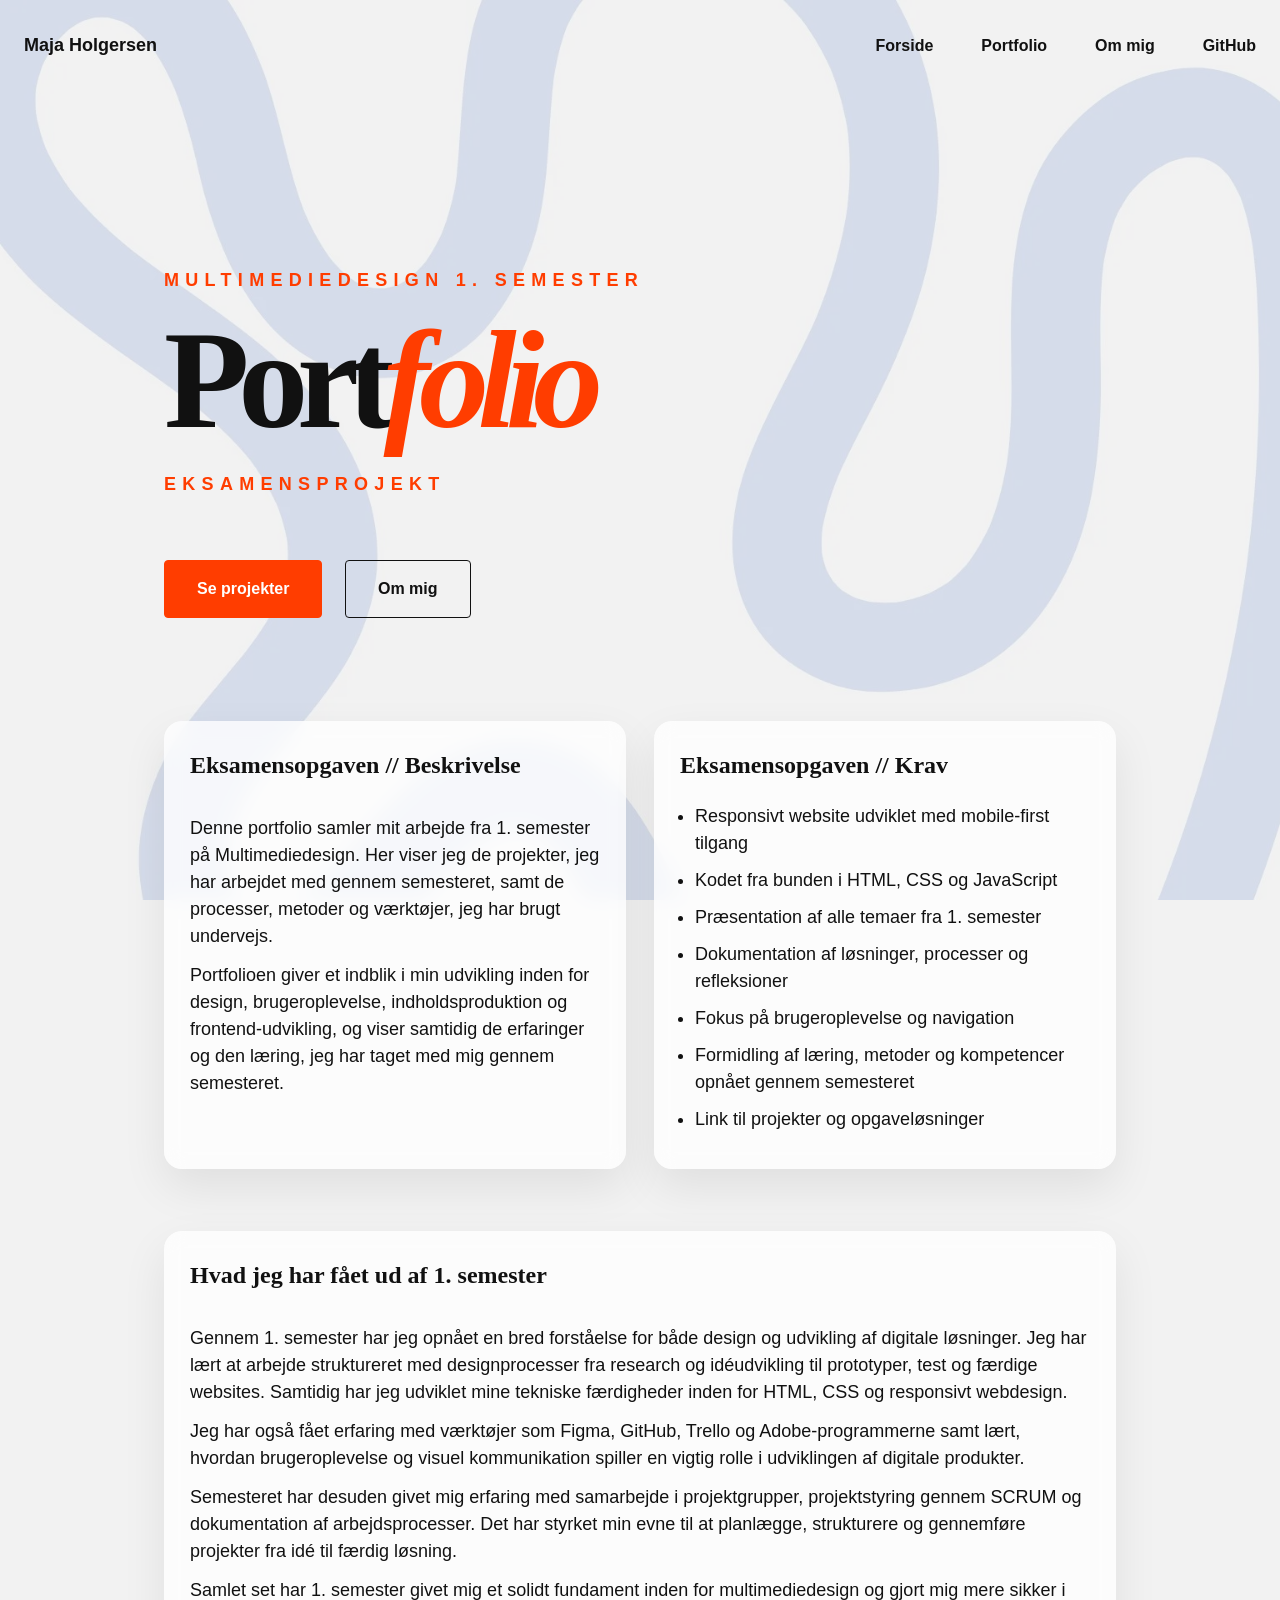
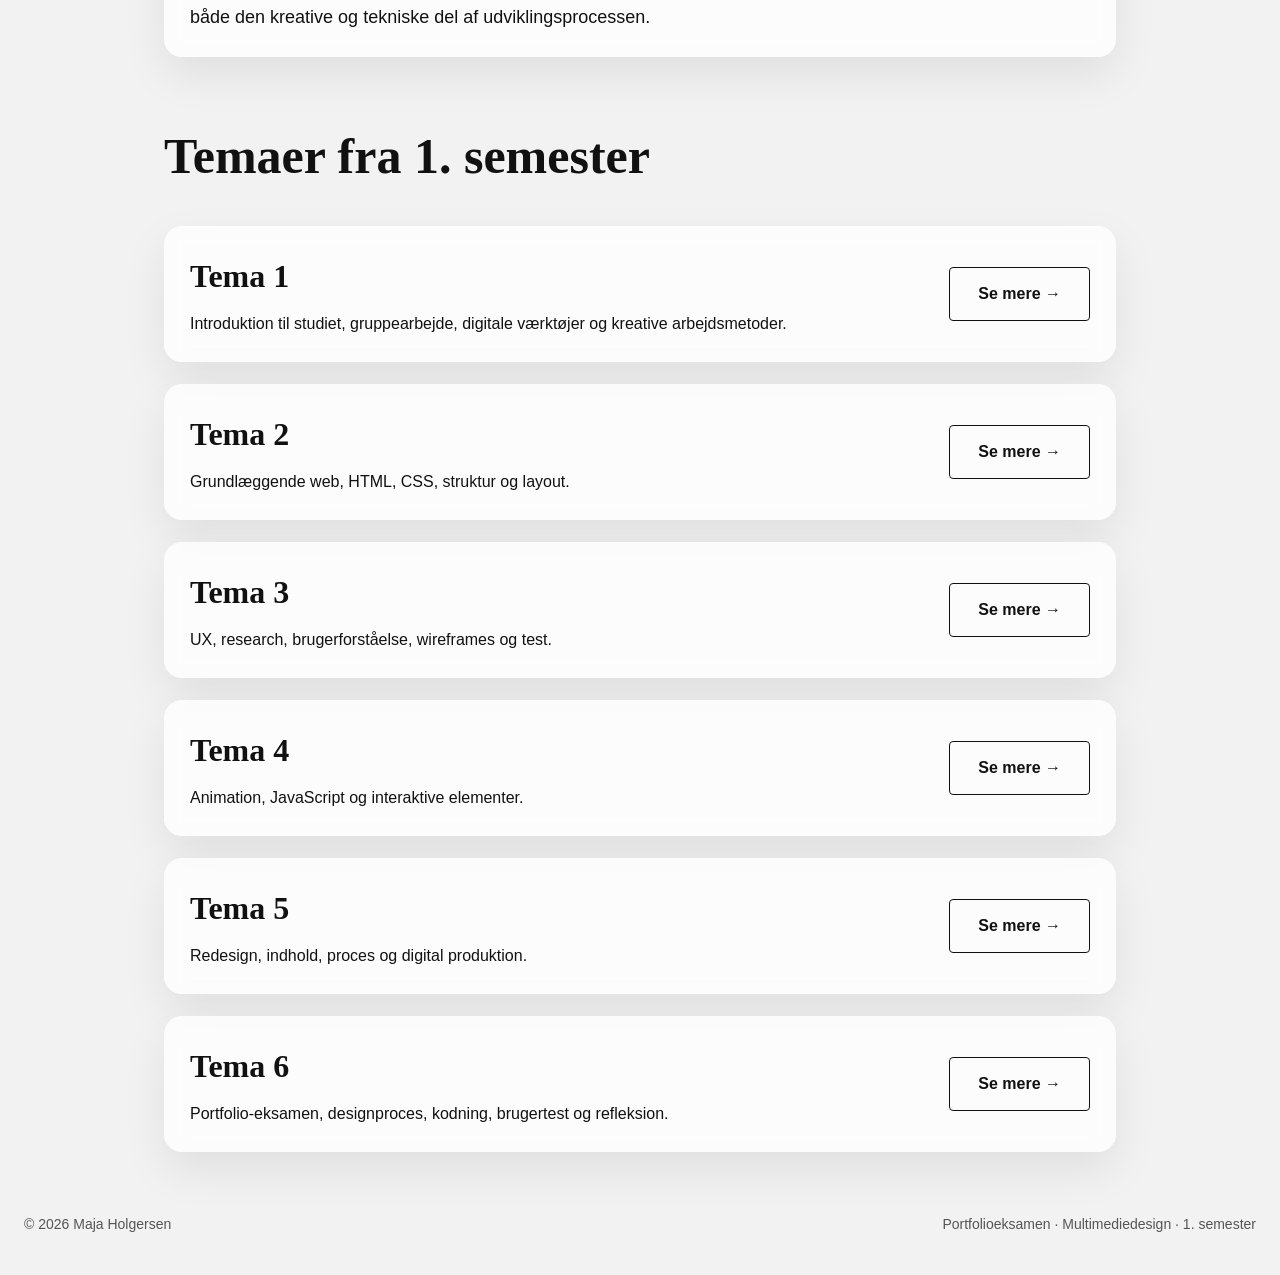
<file: index.html>
<!doctype html>
<html lang="da">
  <head>
    <meta charset="UTF-8" />
    <meta name="viewport" content="width=device-width, initial-scale=1.0" />
    <title>Forside</title>
    <link rel="stylesheet" href="css/index.css" />
  </head>
  <body>
    <header>
      <nav>
        <a href="index.html">Maja Holgersen</a>

        <ul>
          <li><a href="index.html">Forside</a></li>
          <li><a href="portfolio.html">Portfolio</a></li>
          <li><a href="ommig.html">Om mig</a></li>
          <li><a href="https://github.com/maho1005/Eksamen-Portfolio" target="_blank" rel="noopener noreferrer">GitHub</a></li>
        </ul>
      </nav>
    </header>

    <main>
      <section class="hero">
        <div class="hero-text">
          <p>Multimediedesign 1. semester</p>
          <h1>Port<span>folio</span></h1>
          <p>Eksamensprojekt</p>

          <a href="portfolio.html">Se projekter</a>
          <a href="ommig.html">Om mig</a>
        </div>
      </section>

      <section class="opgave-grid">
        <article>
          <h2>Eksamensopgaven // Beskrivelse</h2>

          <p>Denne portfolio samler mit arbejde fra 1. semester på Multimediedesign. Her viser jeg de projekter, jeg har arbejdet med gennem semesteret, samt de processer, metoder og værktøjer, jeg har brugt undervejs.</p>
          <p>Portfolioen giver et indblik i min udvikling inden for design, brugeroplevelse, indholdsproduktion og frontend-udvikling, og viser samtidig de erfaringer og den læring, jeg har taget med mig gennem semesteret.</p>
        </article>

        <article>
          <h2>Eksamensopgaven // Krav</h2>
          <ul>
            <li>Responsivt website udviklet med mobile-first tilgang</li>
            <li>Kodet fra bunden i HTML, CSS og JavaScript</li>
            <li>Præsentation af alle temaer fra 1. semester</li>
            <li>Dokumentation af løsninger, processer og refleksioner</li>
            <li>Fokus på brugeroplevelse og navigation</li>
            <li>Formidling af læring, metoder og kompetencer opnået gennem semesteret</li>
            <li>Link til projekter og opgaveløsninger</li>
          </ul>
        </article>
      </section>

      <section class="opgave-grid2">
        <article>
          <h2>Hvad jeg har fået ud af 1. semester</h2>
          <p>
            Gennem 1. semester har jeg opnået en bred forståelse for både design og udvikling af digitale løsninger. Jeg har lært at arbejde struktureret med designprocesser fra research og idéudvikling til prototyper, test og færdige websites.
            Samtidig har jeg udviklet mine tekniske færdigheder inden for HTML, CSS og responsivt webdesign.
          </p>
          <p>Jeg har også fået erfaring med værktøjer som Figma, GitHub, Trello og Adobe-programmerne samt lært, hvordan brugeroplevelse og visuel kommunikation spiller en vigtig rolle i udviklingen af digitale produkter.</p>
          <p>
            Semesteret har desuden givet mig erfaring med samarbejde i projektgrupper, projektstyring gennem SCRUM og dokumentation af arbejdsprocesser. Det har styrket min evne til at planlægge, strukturere og gennemføre projekter fra idé til færdig
            løsning.
          </p>
          <p>Samlet set har 1. semester givet mig et solidt fundament inden for multimediedesign og gjort mig mere sikker i både den kreative og tekniske del af udviklingsprocessen.</p>
        </article>
      </section>

      <section id="portfolio">
        <h2>Temaer fra 1. semester</h2>

        <article class="tema-kort">
          <div class="tema-info">
            <h3>Tema 1</h3>
            <p>Introduktion til studiet, gruppearbejde, digitale værktøjer og kreative arbejdsmetoder.</p>
          </div>

          <a href="tema1.html" class="tema-knap">Se mere →</a>
        </article>

        <article class="tema-kort">
          <div class="tema-info">
            <h3>Tema 2</h3>
            <p>Grundlæggende web, HTML, CSS, struktur og layout.</p>
          </div>

          <a href="tema2.html" class="tema-knap">Se mere →</a>
        </article>

        <article class="tema-kort">
          <div class="tema-info">
            <h3>Tema 3</h3>
            <p>UX, research, brugerforståelse, wireframes og test.</p>
          </div>

          <a href="tema3.html" class="tema-knap">Se mere →</a>
        </article>

        <article class="tema-kort">
          <div class="tema-info">
            <h3>Tema 4</h3>
            <p>Animation, JavaScript og interaktive elementer.</p>
          </div>

          <a href="tema4.html" class="tema-knap">Se mere →</a>
        </article>

        <article class="tema-kort">
          <div class="tema-info">
            <h3>Tema 5</h3>
            <p>Redesign, indhold, proces og digital produktion.</p>
          </div>

          <a href="tema5.html" class="tema-knap">Se mere →</a>
        </article>

        <article class="tema-kort">
          <div class="tema-info">
            <h3>Tema 6</h3>
            <p>Portfolio-eksamen, designproces, kodning, brugertest og refleksion.</p>
          </div>

          <a href="tema6.html" class="tema-knap">Se mere →</a>
        </article>
      </section>
    </main>

    <footer>
      <p>© 2026 Maja Holgersen</p>
      <p>Portfolioeksamen · Multimediedesign · 1. semester</p>
    </footer>
  </body>
</html>
</file>
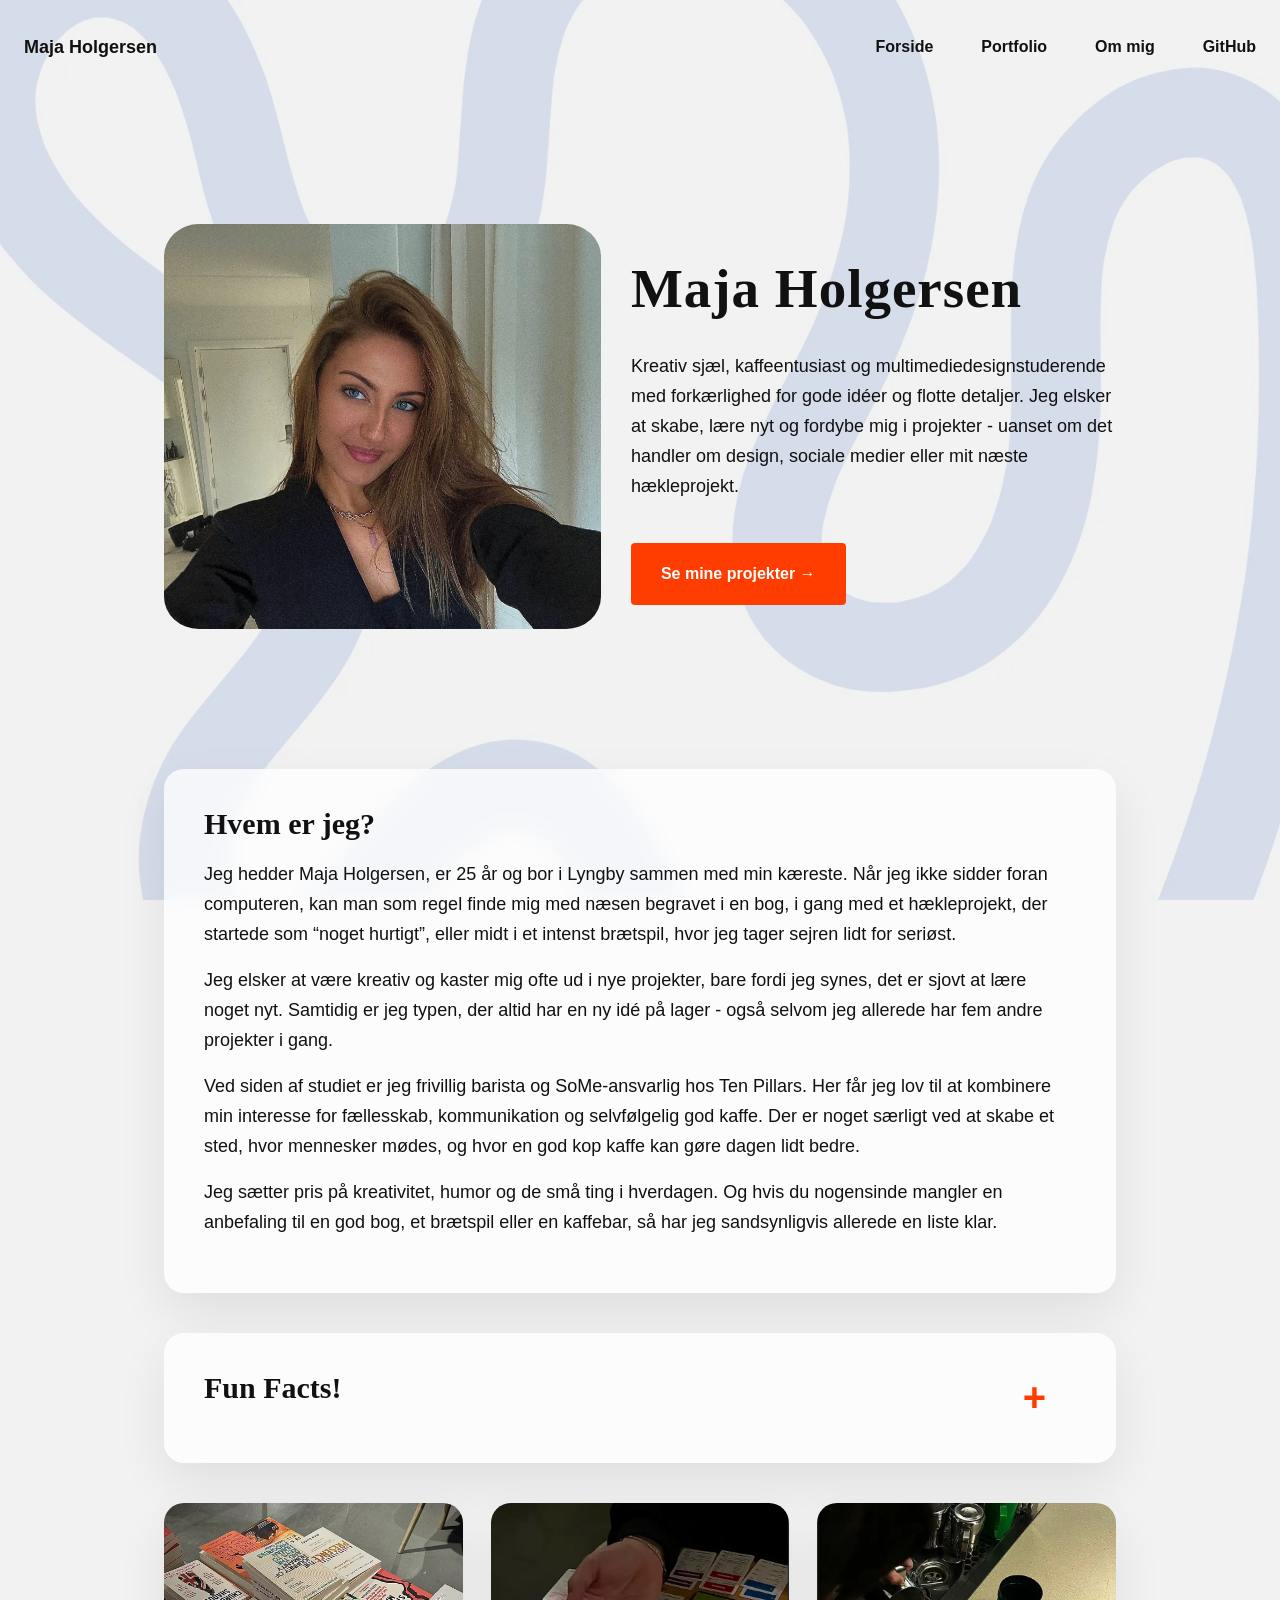
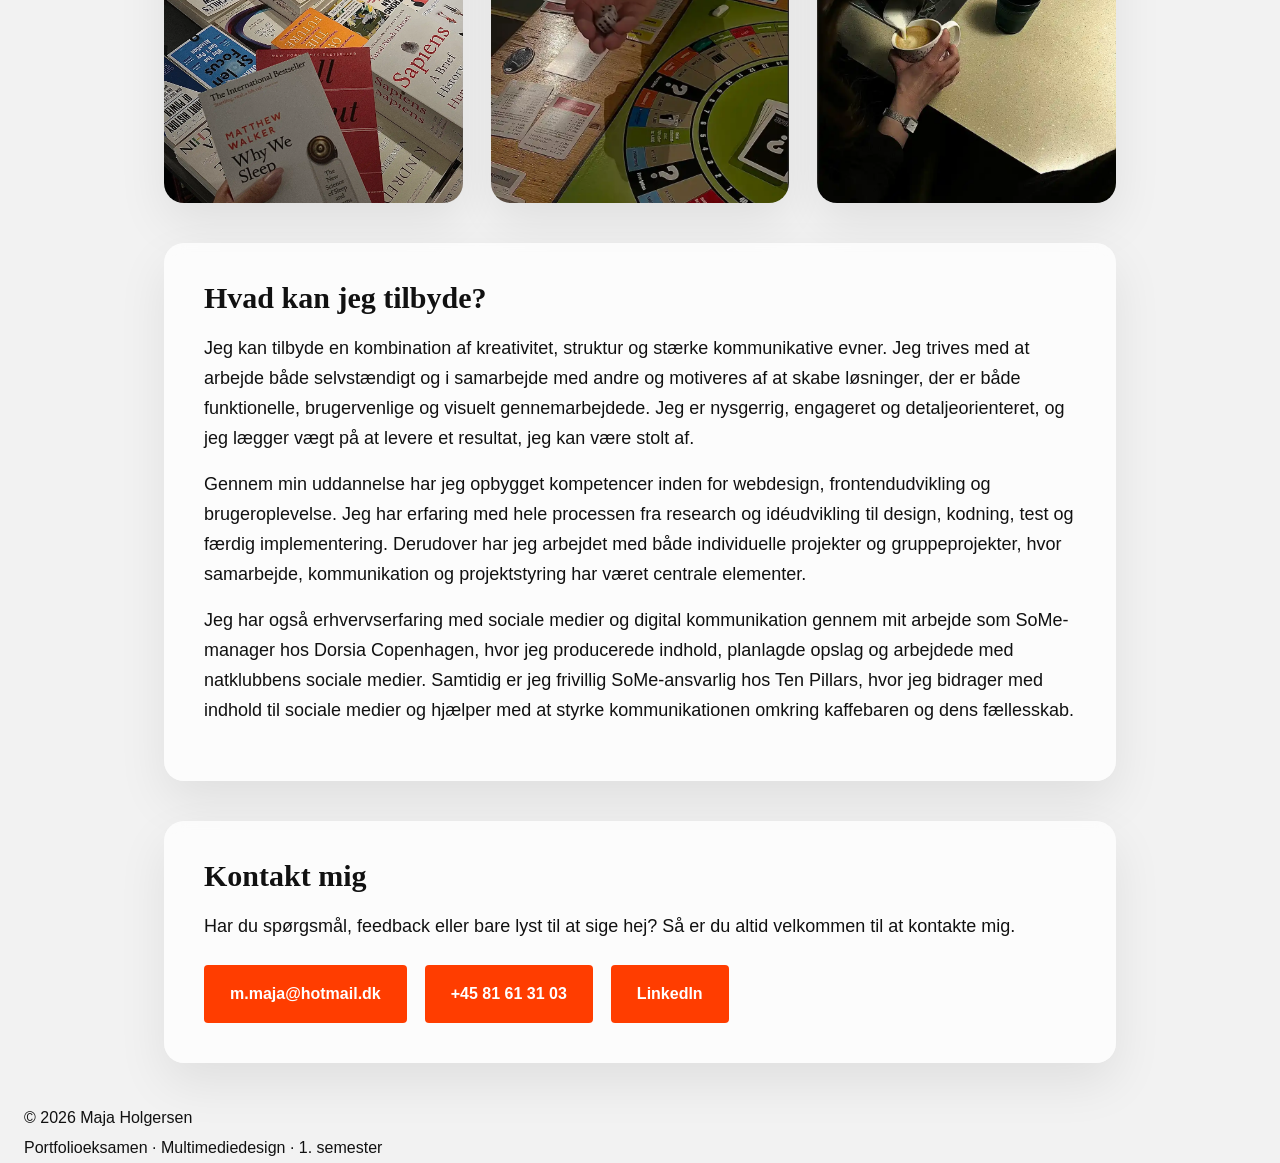
<file: ommig.html>
<!doctype html>
<html lang="da">
  <head>
    <meta charset="UTF-8" />
    <meta name="viewport" content="width=device-width, initial-scale=1.0" />
    <title>Om mig</title>
    <link rel="stylesheet" href="css/ommig.css" />
  </head>

  <body>
    <header>
      <nav>
        <a href="index.html">Maja Holgersen</a>

        <ul>
          <li><a href="index.html">Forside</a></li>
          <li><a href="portfolio.html">Portfolio</a></li>
          <li><a href="ommig.html">Om mig</a></li>
          <li><a href="https://github.com/maho1005/Eksamen-Portfolio" target="_blank" rel="noopener noreferrer">GitHub</a></li>
        </ul>
      </nav>
    </header>

    <main>
      <section class="about-hero">
        <div class="about-image">
          <img src="images/ommig/majaholgersen.webp" alt="Portræt af Maja Holgersen" />
        </div>

        <div class="about-content">
          <h1>Maja Holgersen</h1>

          <p>
            Kreativ sjæl, kaffeentusiast og multimediedesignstuderende med forkærlighed for gode idéer og flotte detaljer. Jeg elsker at skabe, lære nyt og fordybe mig i projekter - uanset om det handler om design, sociale medier eller mit næste
            hækleprojekt.
          </p>

          <a href="portfolio.html">Se mine projekter →</a>
        </div>
      </section>

      <section class="about-box">
        <h2>Hvem er jeg?</h2>

        <p>
          Jeg hedder Maja Holgersen, er 25 år og bor i Lyngby sammen med min kæreste. Når jeg ikke sidder foran computeren, kan man som regel finde mig med næsen begravet i en bog, i gang med et hækleprojekt, der startede som “noget hurtigt”, eller
          midt i et intenst brætspil, hvor jeg tager sejren lidt for seriøst.
        </p>

        <p>Jeg elsker at være kreativ og kaster mig ofte ud i nye projekter, bare fordi jeg synes, det er sjovt at lære noget nyt. Samtidig er jeg typen, der altid har en ny idé på lager - også selvom jeg allerede har fem andre projekter i gang.</p>

        <p>
          Ved siden af studiet er jeg frivillig barista og SoMe-ansvarlig hos Ten Pillars. Her får jeg lov til at kombinere min interesse for fællesskab, kommunikation og selvfølgelig god kaffe. Der er noget særligt ved at skabe et sted, hvor
          mennesker mødes, og hvor en god kop kaffe kan gøre dagen lidt bedre.
        </p>

        <p>Jeg sætter pris på kreativitet, humor og de små ting i hverdagen. Og hvis du nogensinde mangler en anbefaling til en god bog, et brætspil eller en kaffebar, så har jeg sandsynligvis allerede en liste klar.</p>
      </section>

      <section class="about-box">
        <div class="funfacts-header">
          <h2>Fun Facts!</h2>

          <button class="dropdown-btn" type="button">+</button>
        </div>

        <ul class="dropdown-content">
          <li>Jeg har en fobi for hvepse, men mit yndlingsdyr er en bi.</li>
          <li>Jeg er stenbuk.</li>
          <li>Jeg er nybagt hundemor til en lille labradorhvalp.</li>
          <li>Jeg er ubesejret i Vildkatten.</li>
          <li>Jeg er kæmpe Harry Potter-fan</li>
        </ul>
      </section>

      <section class="about-gallery">
        <img src="images/ommig/ommig1.webp" alt="" />
        <img src="images/ommig/ommig2.webp" alt="" />
        <img src="images/ommig/ommig3.webp" alt="" />
      </section>

      <section class="about-box">
        <h2>Hvad kan jeg tilbyde?</h2>

        <p>
          Jeg kan tilbyde en kombination af kreativitet, struktur og stærke kommunikative evner. Jeg trives med at arbejde både selvstændigt og i samarbejde med andre og motiveres af at skabe løsninger, der er både funktionelle, brugervenlige og
          visuelt gennemarbejdede. Jeg er nysgerrig, engageret og detaljeorienteret, og jeg lægger vægt på at levere et resultat, jeg kan være stolt af.
        </p>

        <p>
          Gennem min uddannelse har jeg opbygget kompetencer inden for webdesign, frontendudvikling og brugeroplevelse. Jeg har erfaring med hele processen fra research og idéudvikling til design, kodning, test og færdig implementering. Derudover har
          jeg arbejdet med både individuelle projekter og gruppeprojekter, hvor samarbejde, kommunikation og projektstyring har været centrale elementer.
        </p>

        <p>
          Jeg har også erhvervserfaring med sociale medier og digital kommunikation gennem mit arbejde som SoMe-manager hos Dorsia Copenhagen, hvor jeg producerede indhold, planlagde opslag og arbejdede med natklubbens sociale medier. Samtidig er jeg
          frivillig SoMe-ansvarlig hos Ten Pillars, hvor jeg bidrager med indhold til sociale medier og hjælper med at styrke kommunikationen omkring kaffebaren og dens fællesskab.
        </p>
      </section>

      <section class="contact-box">
        <h2>Kontakt mig</h2>

        <p>Har du spørgsmål, feedback eller bare lyst til at sige hej? Så er du altid velkommen til at kontakte mig.</p>

        <div class="contact-links">
          <a href="mailto:m.maja@hotmail.dk">m.maja@hotmail.dk</a>
          <a>+45 81 61 31 03</a>
          <a href="https://www.linkedin.com/feed/">Linkedln</a>
        </div>
      </section>
    </main>

    <footer>
      <p>© 2026 Maja Holgersen</p>
      <p>Portfolioeksamen · Multimediedesign · 1. semester</p>
    </footer>

    <script src="js/ommig.js"></script>
  </body>
</html>
</file>
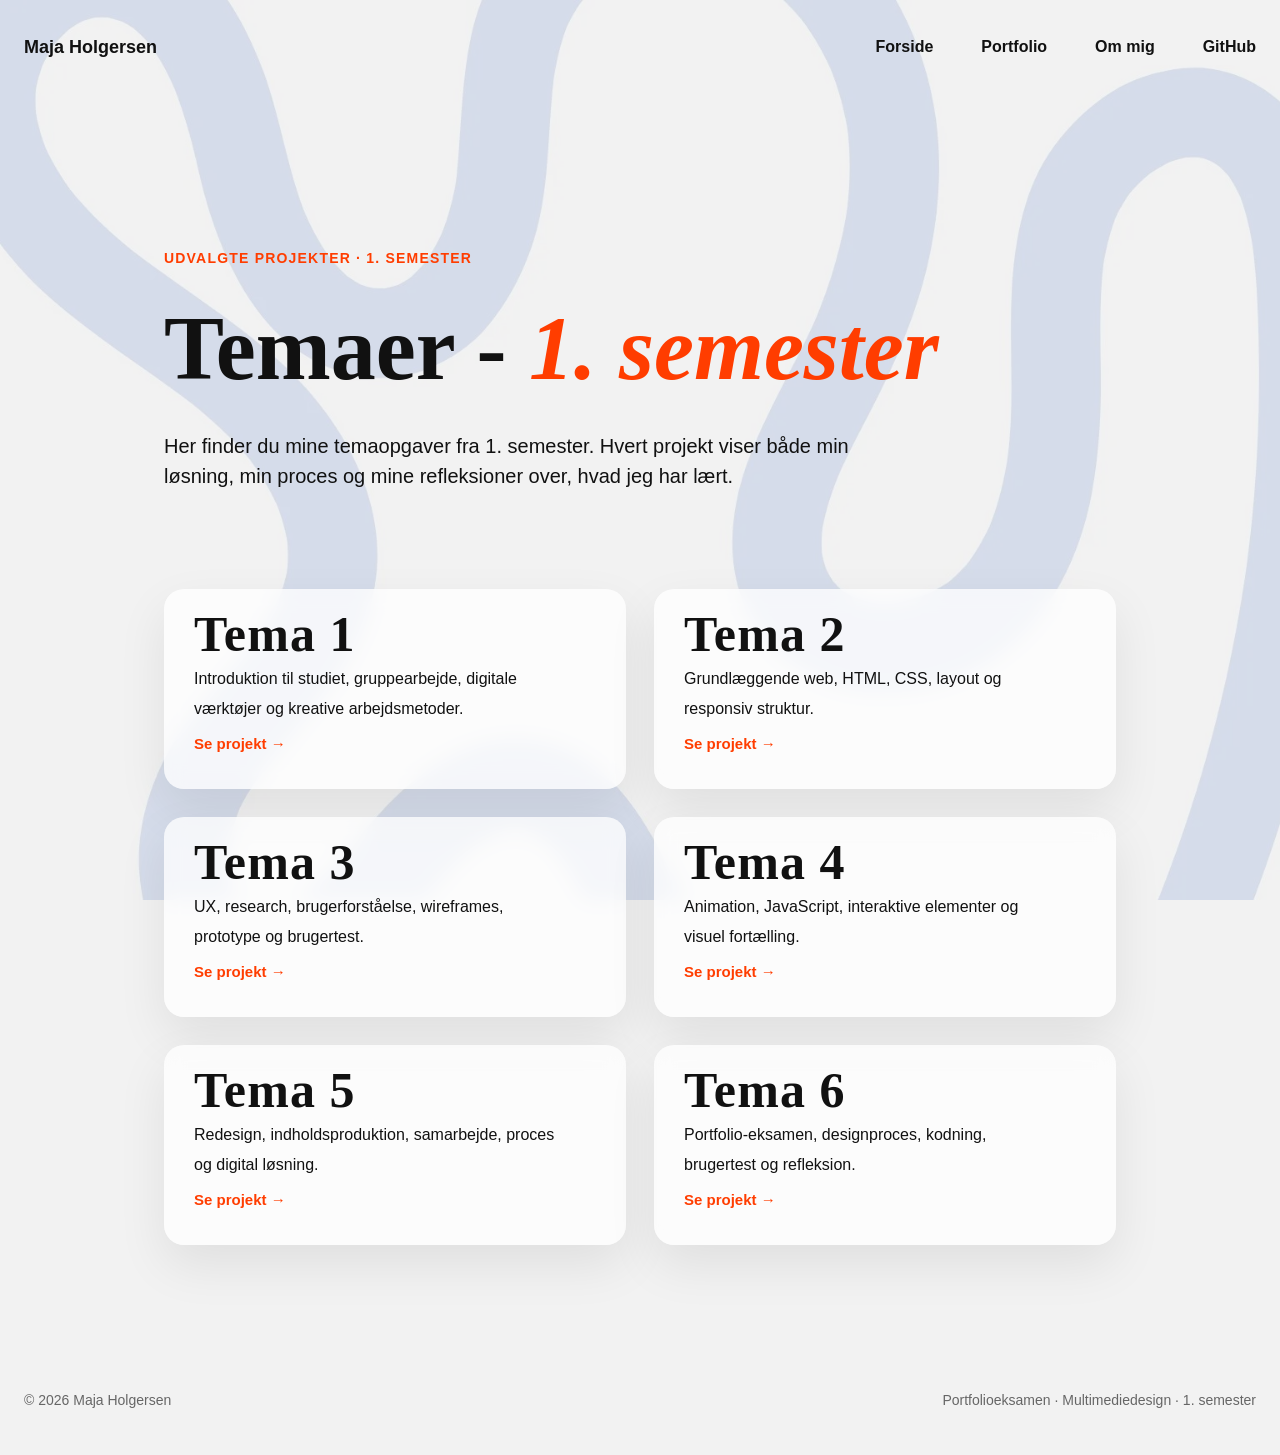
<file: portfolio.html>
<!doctype html>
<html lang="da">
  <head>
    <meta charset="UTF-8" />
    <meta name="viewport" content="width=device-width, initial-scale=1.0" />
    <title>Portfolie</title>
    <link rel="stylesheet" href="css/portfolio.css" />
  </head>
  <body>
    <header>
      <nav>
        <a href="index.html">Maja Holgersen</a>

        <ul>
          <li><a href="index.html">Forside</a></li>
          <li><a href="portfolio.html">Portfolio</a></li>
          <li><a href="ommig.html">Om mig</a></li>
          <li><a href="https://github.com/maho1005/Eksamen-Portfolio" target="_blank" rel="noopener noreferrer">GitHub</a></li>
        </ul>
      </nav>
    </header>

    <main>
      <section class="portfolio-hero">
        <p>Udvalgte projekter · 1. semester</p>
        <h1>Temaer - <span>1. semester</span></h1>
        <p>Her finder du mine temaopgaver fra 1. semester. Hvert projekt viser både min løsning, min proces og mine refleksioner over, hvad jeg har lært.</p>
      </section>

      <section class="portfolio-grid">
        <article>
          <h2>Tema 1</h2>
          <p>Introduktion til studiet, gruppearbejde, digitale værktøjer og kreative arbejdsmetoder.</p>
          <a href="tema1.html">Se projekt →</a>
        </article>

        <article>
          <h2>Tema 2</h2>
          <p>Grundlæggende web, HTML, CSS, layout og responsiv struktur.</p>
          <a href="tema2.html">Se projekt →</a>
        </article>

        <article>
          <h2>Tema 3</h2>
          <p>UX, research, brugerforståelse, wireframes, prototype og brugertest.</p>
          <a href="tema3.html">Se projekt →</a>
        </article>

        <article>
          <h2>Tema 4</h2>
          <p>Animation, JavaScript, interaktive elementer og visuel fortælling.</p>
          <a href="tema4.html">Se projekt →</a>
        </article>

        <article>
          <h2>Tema 5</h2>
          <p>Redesign, indholdsproduktion, samarbejde, proces og digital løsning.</p>
          <a href="tema5.html">Se projekt →</a>
        </article>

        <article>
          <h2>Tema 6</h2>
          <p>Portfolio-eksamen, designproces, kodning, brugertest og refleksion.</p>
          <a href="tema6.html">Se projekt →</a>
        </article>
      </section>
    </main>

    <footer>
      <p>© 2026 Maja Holgersen</p>
      <p>Portfolioeksamen · Multimediedesign · 1. semester</p>
    </footer>
  </body>
</html>
</file>
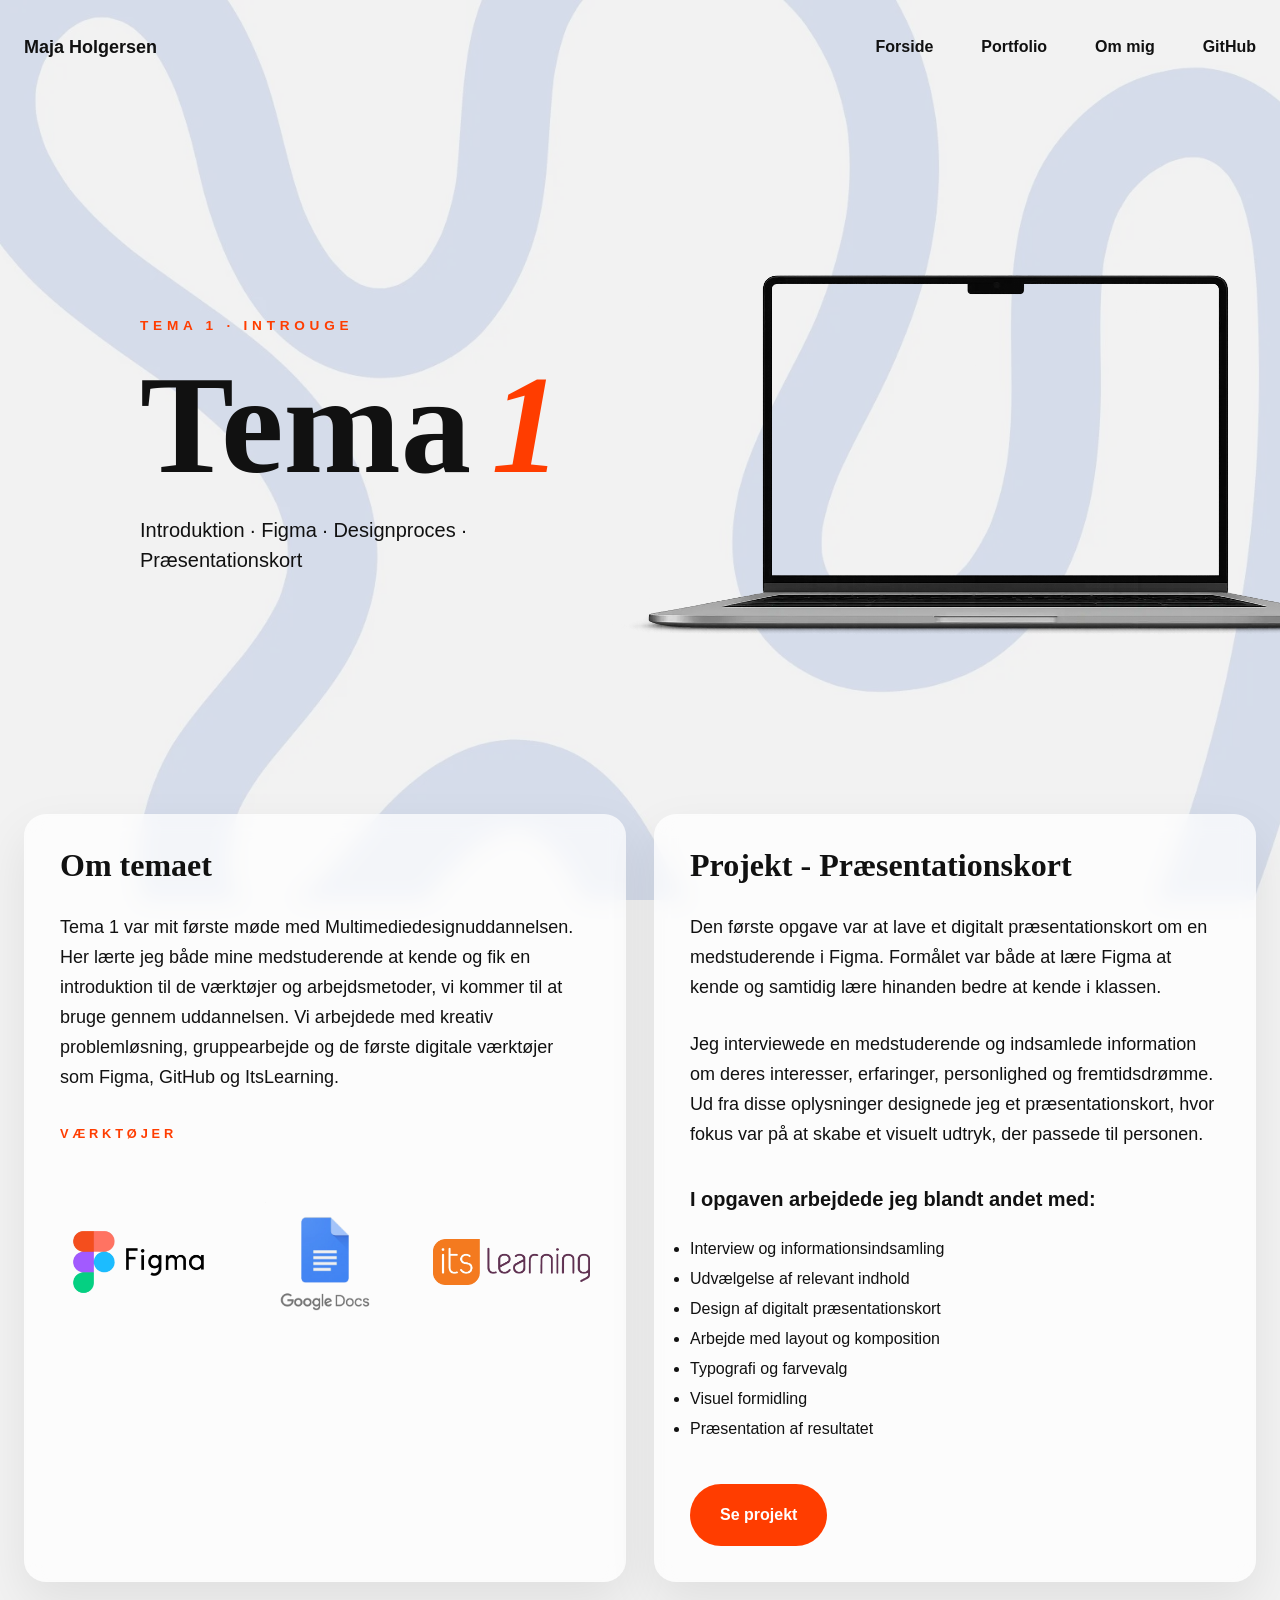
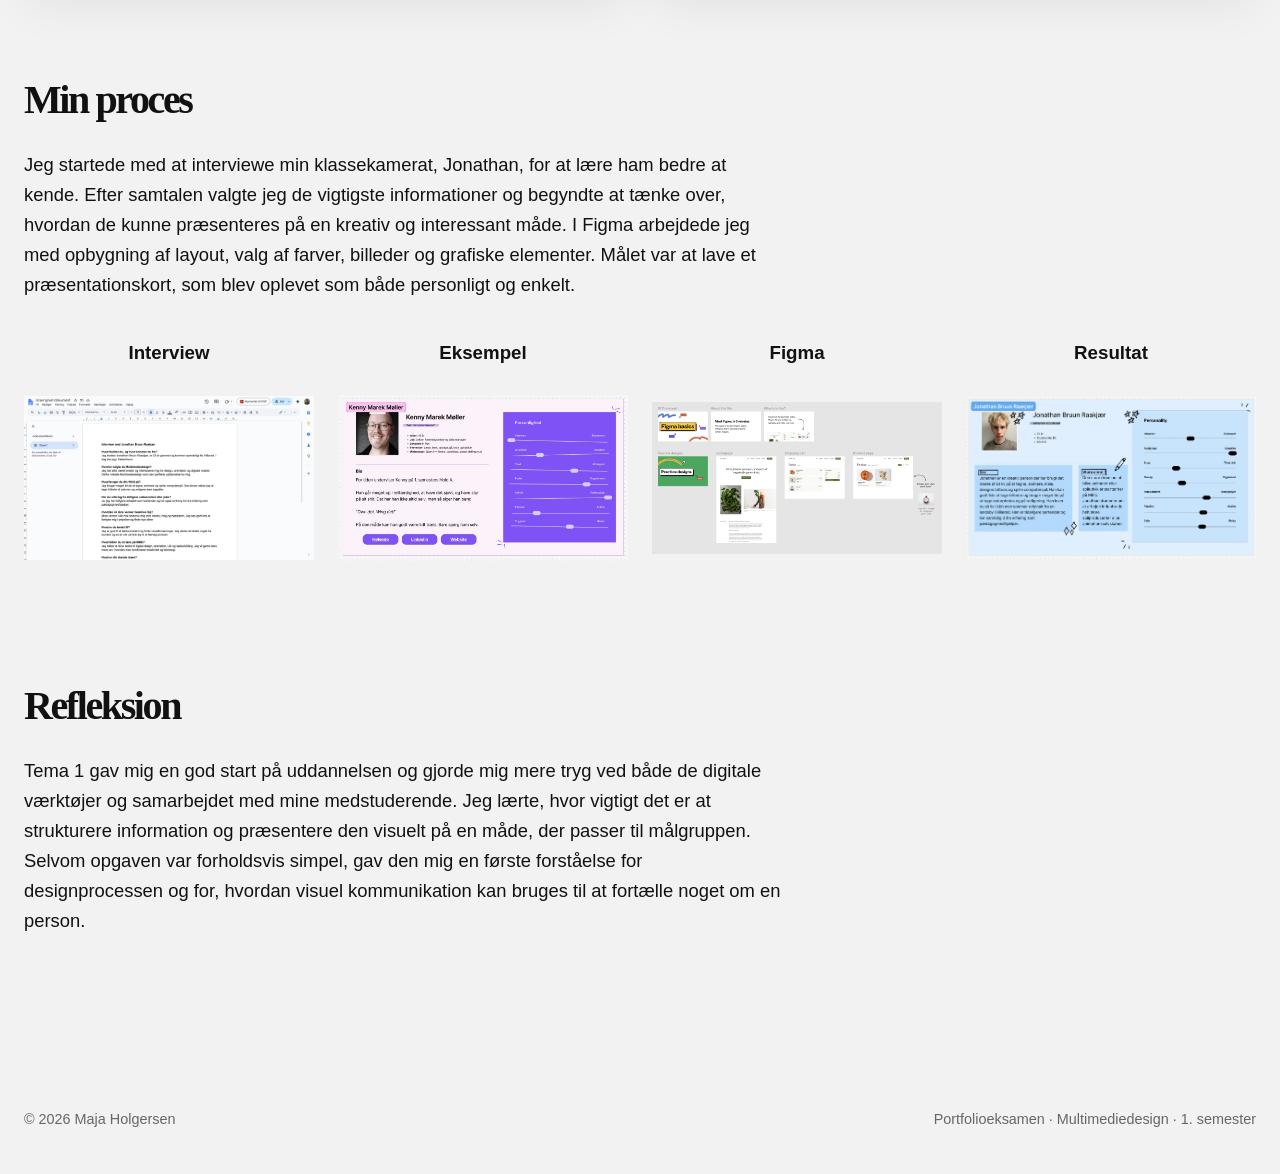
<file: tema1.html>
<!doctype html>
<html lang="da">
  <head>
    <meta charset="UTF-8" />
    <meta name="viewport" content="width=device-width, initial-scale=1.0" />
    <title>Tema 1</title>
    <link rel="stylesheet" href="css/tema.css" />
  </head>

  <body>
    <header>
      <nav>
        <a href="index.html">Maja Holgersen</a>

        <ul>
          <li><a href="index.html">Forside</a></li>
          <li><a href="portfolio.html">Portfolio</a></li>
          <li><a href="ommig.html">Om mig</a></li>
          <li><a href="https://github.com/maho1005/Eksamen-Portfolio" target="_blank" rel="noopener noreferrer">GitHub</a></li>
        </ul>
      </nav>
    </header>

    <main>
      <section class="tema-hero">
        <div class="tema-content">
          <p>Tema 1 · Introuge</p>

          <h1>Tema <span>1</span></h1>

          <p>Introduktion · Figma · Designproces · Præsentationskort</p>
        </div>

        <div class="laptop-wrapper">
          <video autoplay muted loop playsinline>
            <source src="videos/prasentationskort.mp4" type="video/mp4" />
          </video>
          <img src="images/pc.webp" alt="Laptop frame" />
        </div>
      </section>

      <section class="info-grid">
        <article>
          <h2>Om temaet</h2>

          <p>
            Tema 1 var mit første møde med Multimediedesignuddannelsen. Her lærte jeg både mine medstuderende at kende og fik en introduktion til de værktøjer og arbejdsmetoder, vi kommer til at bruge gennem uddannelsen. Vi arbejdede med kreativ
            problemløsning, gruppearbejde og de første digitale værktøjer som Figma, GitHub og ItsLearning.
          </p>

          <section class="tools-section">
            <p>Værktøjer</p>

            <div class="tools-grid">
              <img src="images/figma.webp" alt="Værktøj 1" />
              <img src="images/googledocs.webp" alt="Værktøj 2" />
              <img src="images/itslearning.webp" alt="Værktøj 3" />
            </div>
          </section>
        </article>

        <article>
          <h2>Projekt - Præsentationskort</h2>

          <p>Den første opgave var at lave et digitalt præsentationskort om en medstuderende i Figma. Formålet var både at lære Figma at kende og samtidig lære hinanden bedre at kende i klassen.</p>

          <p>
            Jeg interviewede en medstuderende og indsamlede information om deres interesser, erfaringer, personlighed og fremtidsdrømme. Ud fra disse oplysninger designede jeg et præsentationskort, hvor fokus var på at skabe et visuelt udtryk, der
            passede til personen.
          </p>

          <h3>I opgaven arbejdede jeg blandt andet med:</h3>

          <ul>
            <li>Interview og informationsindsamling</li>
            <li>Udvælgelse af relevant indhold</li>
            <li>Design af digitalt præsentationskort</li>
            <li>Arbejde med layout og komposition</li>
            <li>Typografi og farvevalg</li>
            <li>Visuel formidling</li>
            <li>Præsentation af resultatet</li>
          </ul>

          <a href="https://www.figma.com/board/SY91wA9VaQvfVkqzUXnZ1N/Pr%C3%A6sentationskort-F26--F%C3%A6lles-?node-id=0-1&p=f" target="_blank" rel="noopener noreferrer">Se projekt</a>
        </article>
      </section>

      <section class="process-section">
        <h2>Min proces</h2>

        <p>
          Jeg startede med at interviewe min klassekamerat, Jonathan, for at lære ham bedre at kende. Efter samtalen valgte jeg de vigtigste informationer og begyndte at tænke over, hvordan de kunne præsenteres på en kreativ og interessant måde. I
          Figma arbejdede jeg med opbygning af layout, valg af farver, billeder og grafiske elementer. Målet var at lave et præsentationskort, som blev oplevet som både personligt og enkelt.
        </p>

        <div class="process-gallery">
          <section class="sektion1">
            <h3>Interview</h3>
            <img src="images/tema1/tema1proces1.webp" alt="Procesbillede 1" />
          </section>
          <section class="sektion2">
            <h3>Eksempel</h3>
            <img src="images/tema1/tema1proces2.webp" alt="Procesbillede 2" />
          </section>
          <section class="sektion3">
            <h3>Figma</h3>
            <img src="images/tema1/tema1proces3.webp" alt="Procesbillede 3" />
          </section>
          <section class="sektion4">
            <h3>Resultat</h3>
            <img src="images/tema1/tema1proces4.webp" alt="Procesbillede 4" />
          </section>
        </div>
      </section>

      <section class="reflection">
        <h2>Refleksion</h2>

        <p>
          Tema 1 gav mig en god start på uddannelsen og gjorde mig mere tryg ved både de digitale værktøjer og samarbejdet med mine medstuderende. Jeg lærte, hvor vigtigt det er at strukturere information og præsentere den visuelt på en måde, der
          passer til målgruppen. Selvom opgaven var forholdsvis simpel, gav den mig en første forståelse for designprocessen og for, hvordan visuel kommunikation kan bruges til at fortælle noget om en person.
        </p>
      </section>
    </main>

    <footer>
      <p>© 2026 Maja Holgersen</p>
      <p>Portfolioeksamen · Multimediedesign · 1. semester</p>
    </footer>
  </body>
</html>
</file>
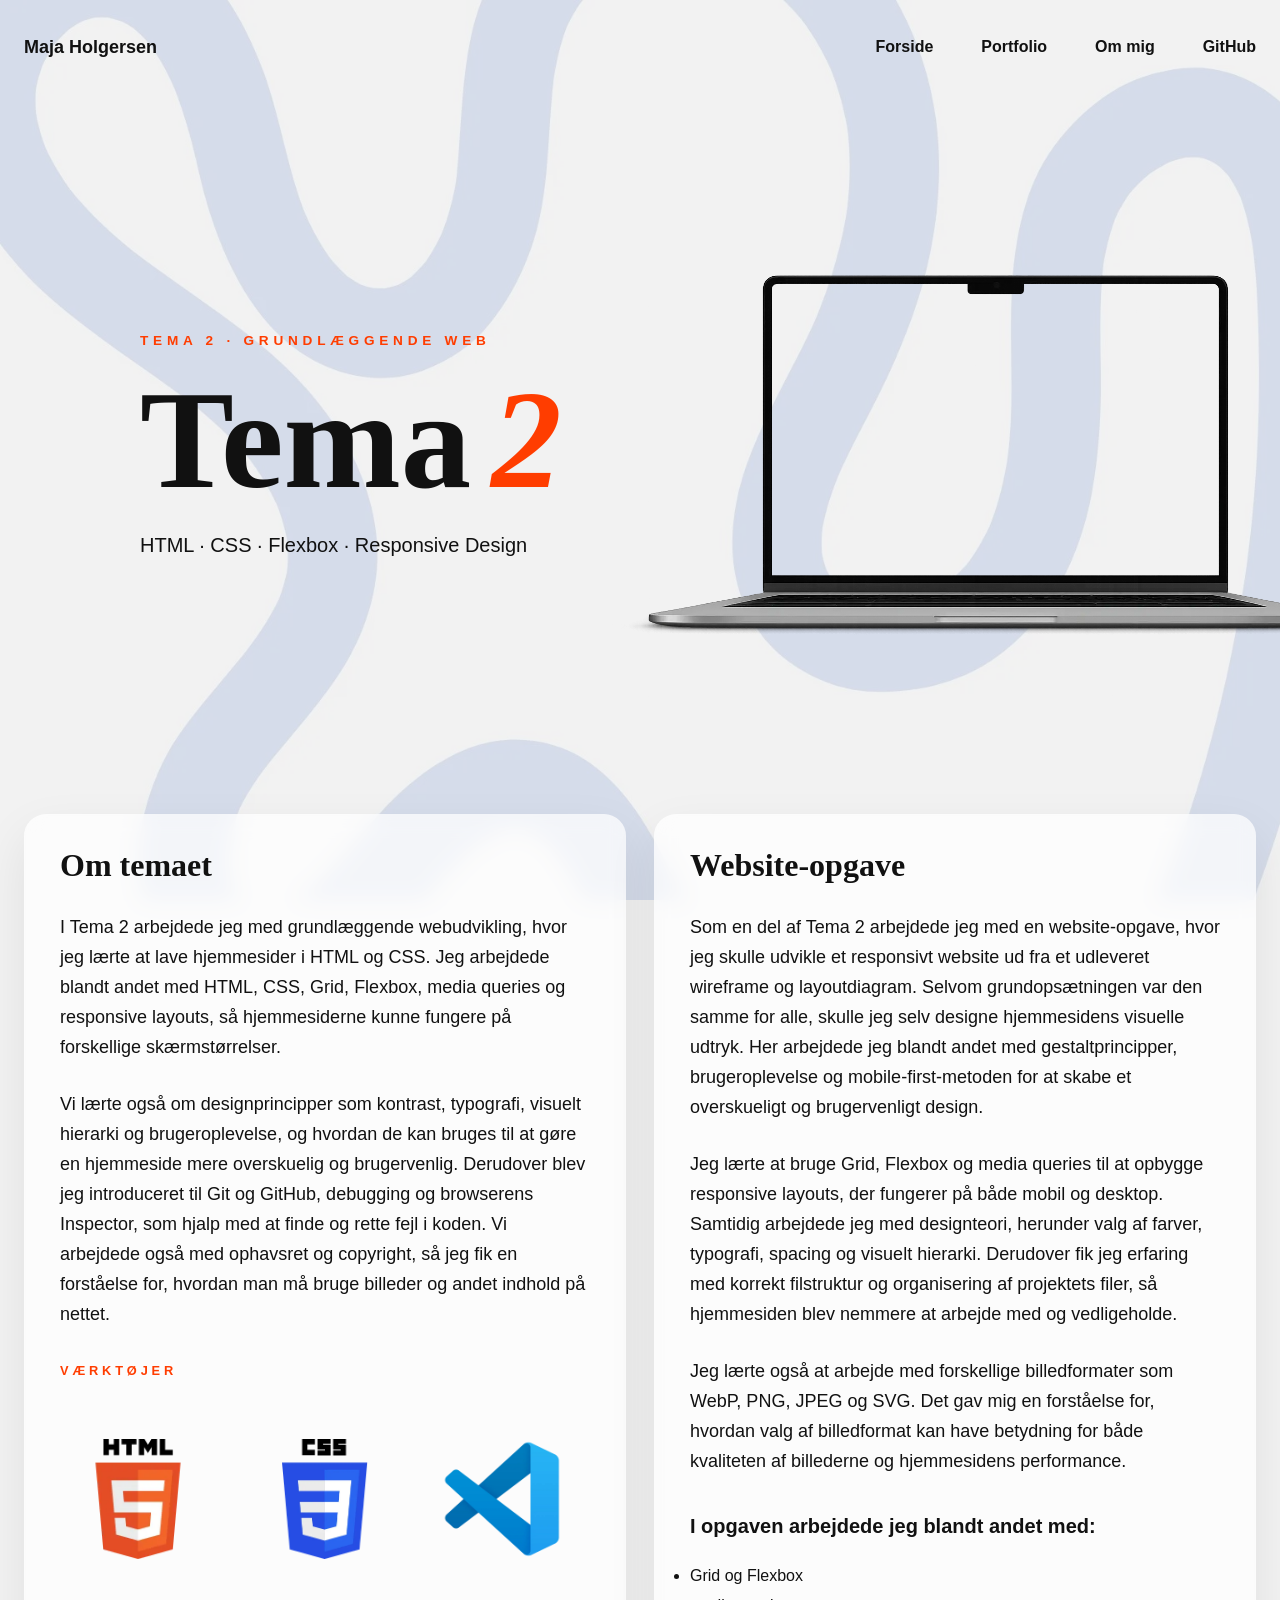
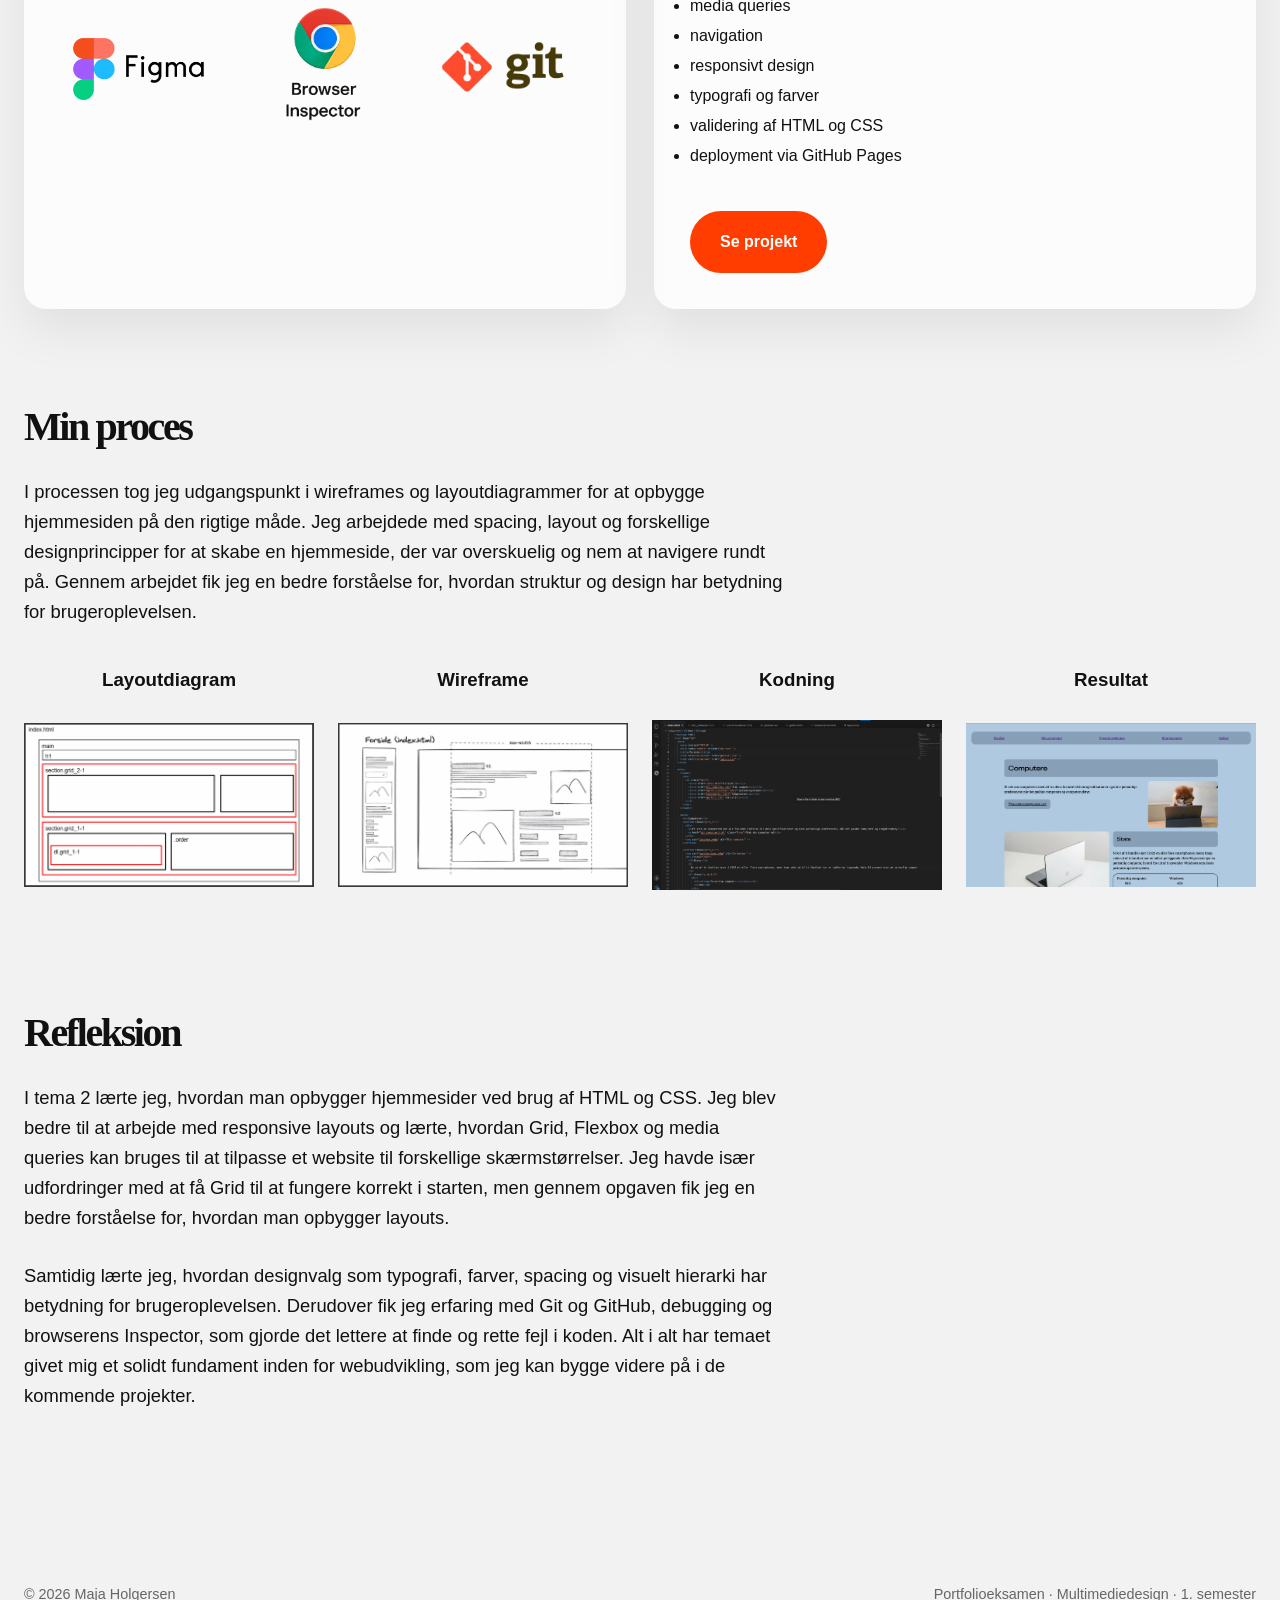
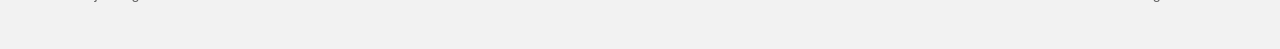
<file: tema2.html>
<!doctype html>
<html lang="da">
  <head>
    <meta charset="UTF-8" />
    <meta name="viewport" content="width=device-width, initial-scale=1.0" />
    <title>Tema 2</title>
    <link rel="stylesheet" href="css/tema.css" />
  </head>

  <body>
    <header>
      <nav>
        <a href="index.html">Maja Holgersen</a>

        <ul>
          <li><a href="index.html">Forside</a></li>
          <li><a href="portfolio.html">Portfolio</a></li>
          <li><a href="ommig.html">Om mig</a></li>
          <li><a href="https://github.com/maho1005/Eksamen-Portfolio" target="_blank" rel="noopener noreferrer">GitHub</a></li>
        </ul>
      </nav>
    </header>

    <main>
      <section class="tema-hero">
        <div class="tema-content">
          <p>Tema 2 · Grundlæggende web</p>

          <h1>Tema <span>2</span></h1>

          <p>HTML · CSS · Flexbox · Responsive Design</p>
        </div>

        <div class="laptop-wrapper">
          <video autoplay muted loop playsinline>
            <source src="videos/tema2video.mp4" type="video/mp4" />
          </video>
          <img src="images/pc.webp" alt="Laptop frame" />
        </div>
      </section>

      <section class="info-grid">
        <article>
          <h2>Om temaet</h2>

          <p>
            I Tema 2 arbejdede jeg med grundlæggende webudvikling, hvor jeg lærte at lave hjemmesider i HTML og CSS. Jeg arbejdede blandt andet med HTML, CSS, Grid, Flexbox, media queries og responsive layouts, så hjemmesiderne kunne fungere på
            forskellige skærmstørrelser.
          </p>
          <p>
            Vi lærte også om designprincipper som kontrast, typografi, visuelt hierarki og brugeroplevelse, og hvordan de kan bruges til at gøre en hjemmeside mere overskuelig og brugervenlig. Derudover blev jeg introduceret til Git og GitHub,
            debugging og browserens Inspector, som hjalp med at finde og rette fejl i koden. Vi arbejdede også med ophavsret og copyright, så jeg fik en forståelse for, hvordan man må bruge billeder og andet indhold på nettet.
          </p>

          <section class="tools-section">
            <p>Værktøjer</p>

            <div class="tools-grid">
              <img src="images/html.webp" alt="Værktøj 1" />
              <img src="images/css.webp" alt="Værktøj 2" />
              <img class="vaerktoj3" src="images/vsc.webp" alt="Værktøj 3" />
              <img src="images/figma.webp" alt="Værktøj 4" />
              <img class="vaerktoj5" src="images/bi.webp" alt="Værktøj 5" />
              <img class="vaerktoj6" src="images/git.webp" alt="Værktøj 6" />
            </div>
          </section>
        </article>

        <article>
          <h2>Website-opgave</h2>

          <p>
            Som en del af Tema 2 arbejdede jeg med en website-opgave, hvor jeg skulle udvikle et responsivt website ud fra et udleveret wireframe og layoutdiagram. Selvom grundopsætningen var den samme for alle, skulle jeg selv designe hjemmesidens
            visuelle udtryk. Her arbejdede jeg blandt andet med gestaltprincipper, brugeroplevelse og mobile-first-metoden for at skabe et overskueligt og brugervenligt design.
          </p>

          <p>
            Jeg lærte at bruge Grid, Flexbox og media queries til at opbygge responsive layouts, der fungerer på både mobil og desktop. Samtidig arbejdede jeg med designteori, herunder valg af farver, typografi, spacing og visuelt hierarki. Derudover
            fik jeg erfaring med korrekt filstruktur og organisering af projektets filer, så hjemmesiden blev nemmere at arbejde med og vedligeholde.
          </p>

          <p>Jeg lærte også at arbejde med forskellige billedformater som WebP, PNG, JPEG og SVG. Det gav mig en forståelse for, hvordan valg af billedformat kan have betydning for både kvaliteten af billederne og hjemmesidens performance.</p>

          <h3>I opgaven arbejdede jeg blandt andet med:</h3>

          <ul>
            <li>Grid og Flexbox</li>
            <li>media queries</li>
            <li>navigation</li>
            <li>responsivt design</li>
            <li>typografi og farver</li>
            <li>validering af HTML og CSS</li>
            <li>deployment via GitHub Pages</li>
          </ul>
          <a href="https://maho1005.github.io/Websiteopgaver-/index.html" target="_blank" rel="noopener noreferrer">Se projekt</a>
        </article>
      </section>

      <section class="process-section">
        <h2>Min proces</h2>

        <p>
          I processen tog jeg udgangspunkt i wireframes og layoutdiagrammer for at opbygge hjemmesiden på den rigtige måde. Jeg arbejdede med spacing, layout og forskellige designprincipper for at skabe en hjemmeside, der var overskuelig og nem at
          navigere rundt på. Gennem arbejdet fik jeg en bedre forståelse for, hvordan struktur og design har betydning for brugeroplevelsen.
        </p>

        <div class="process-gallery">
          <section class="sektion1">
            <h3>Layoutdiagram</h3>
            <img src="images/tema2/tema2proces1.webp" alt="Layoutdiagram" />
          </section>
          <section class="sektion2">
            <h3>Wireframe</h3>
            <img src="images/tema2/tema2proces2.webp" alt="Wireframe" />
          </section>
          <section class="sektion3">
            <h3>Kodning</h3>
            <img src="images/tema2/tema2proces3.webp" alt="Kodning" />
          </section>
          <section class="sektion4">
            <h3>Resultat</h3>
            <img src="images/tema2/tema2proces4.webp" alt="Resultat" />
          </section>
        </div>
      </section>

      <section class="reflection">
        <h2>Refleksion</h2>

        <p>
          I tema 2 lærte jeg, hvordan man opbygger hjemmesider ved brug af HTML og CSS. Jeg blev bedre til at arbejde med responsive layouts og lærte, hvordan Grid, Flexbox og media queries kan bruges til at tilpasse et website til forskellige
          skærmstørrelser. Jeg havde især udfordringer med at få Grid til at fungere korrekt i starten, men gennem opgaven fik jeg en bedre forståelse for, hvordan man opbygger layouts.
        </p>

        <p>
          Samtidig lærte jeg, hvordan designvalg som typografi, farver, spacing og visuelt hierarki har betydning for brugeroplevelsen. Derudover fik jeg erfaring med Git og GitHub, debugging og browserens Inspector, som gjorde det lettere at finde
          og rette fejl i koden. Alt i alt har temaet givet mig et solidt fundament inden for webudvikling, som jeg kan bygge videre på i de kommende projekter.
        </p>
      </section>
    </main>

    <footer>
      <p>© 2026 Maja Holgersen</p>
      <p>Portfolioeksamen · Multimediedesign · 1. semester</p>
    </footer>
  </body>
</html>
</file>
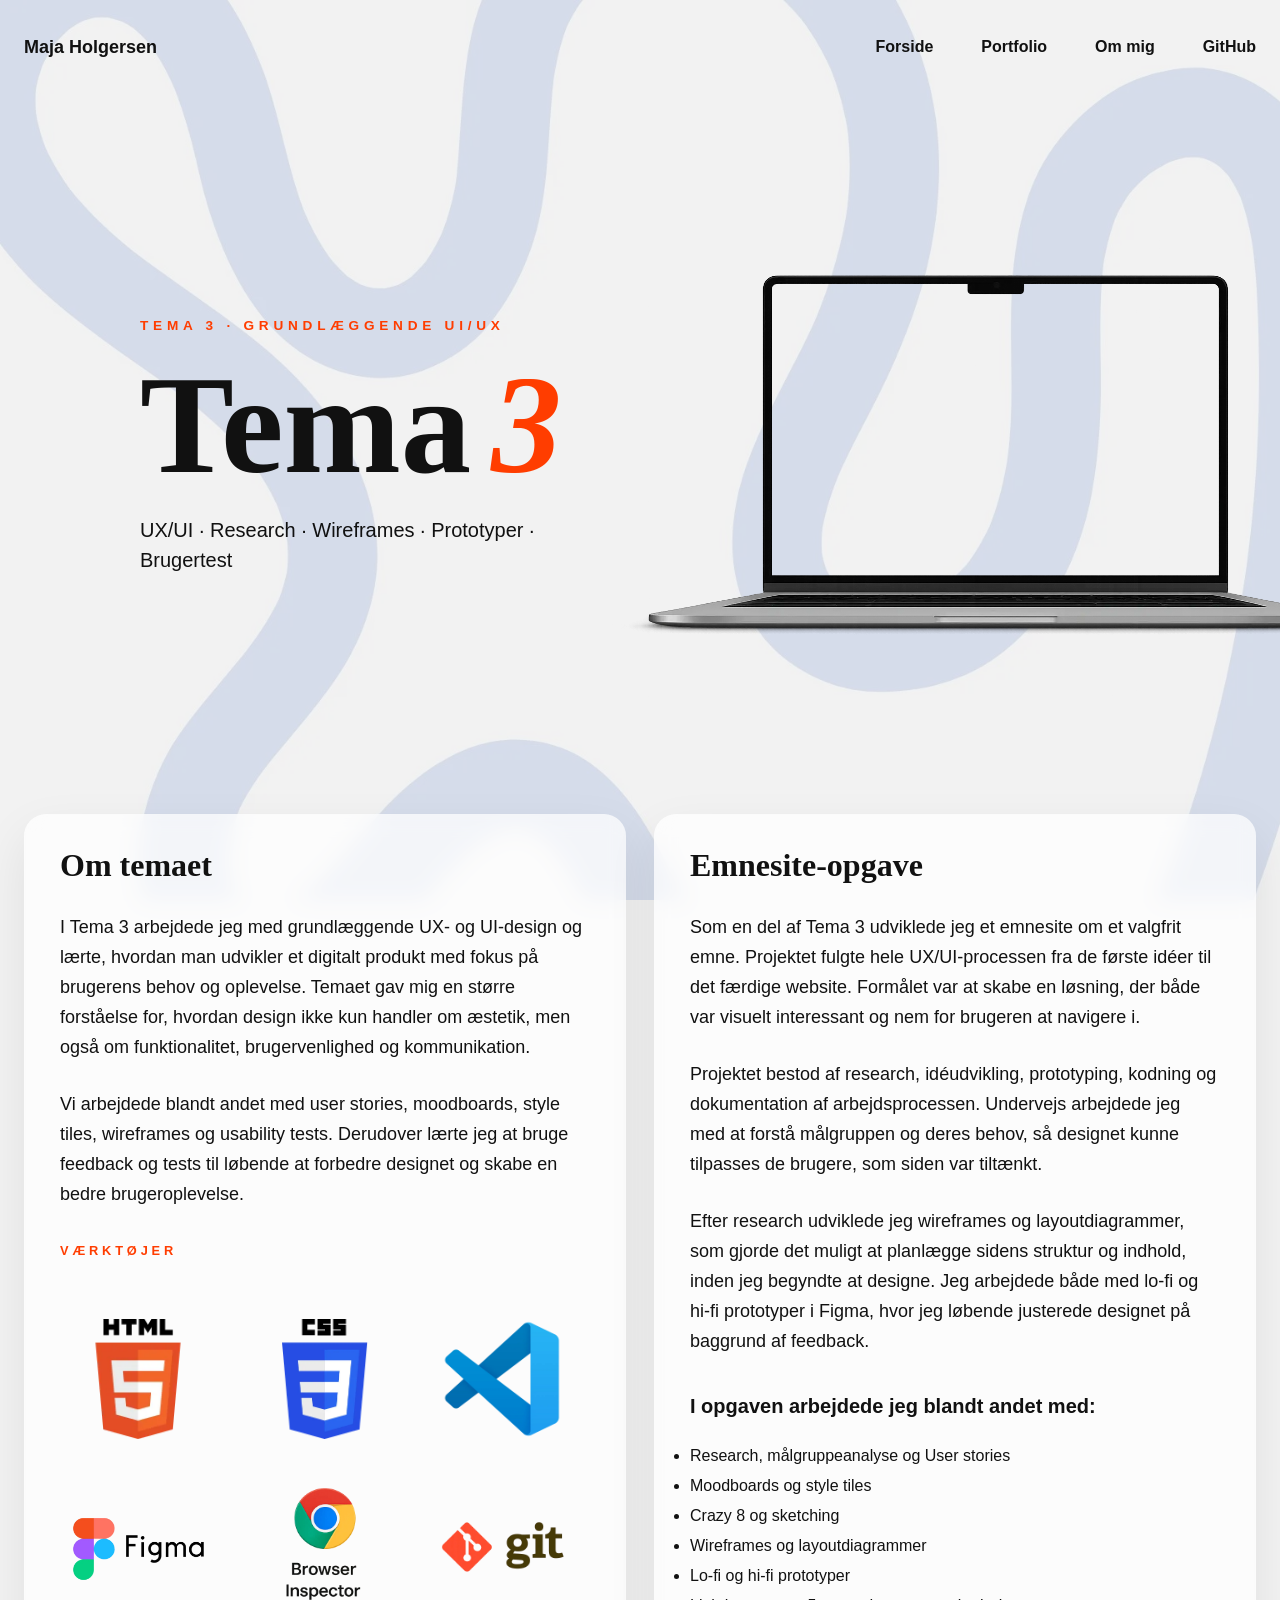
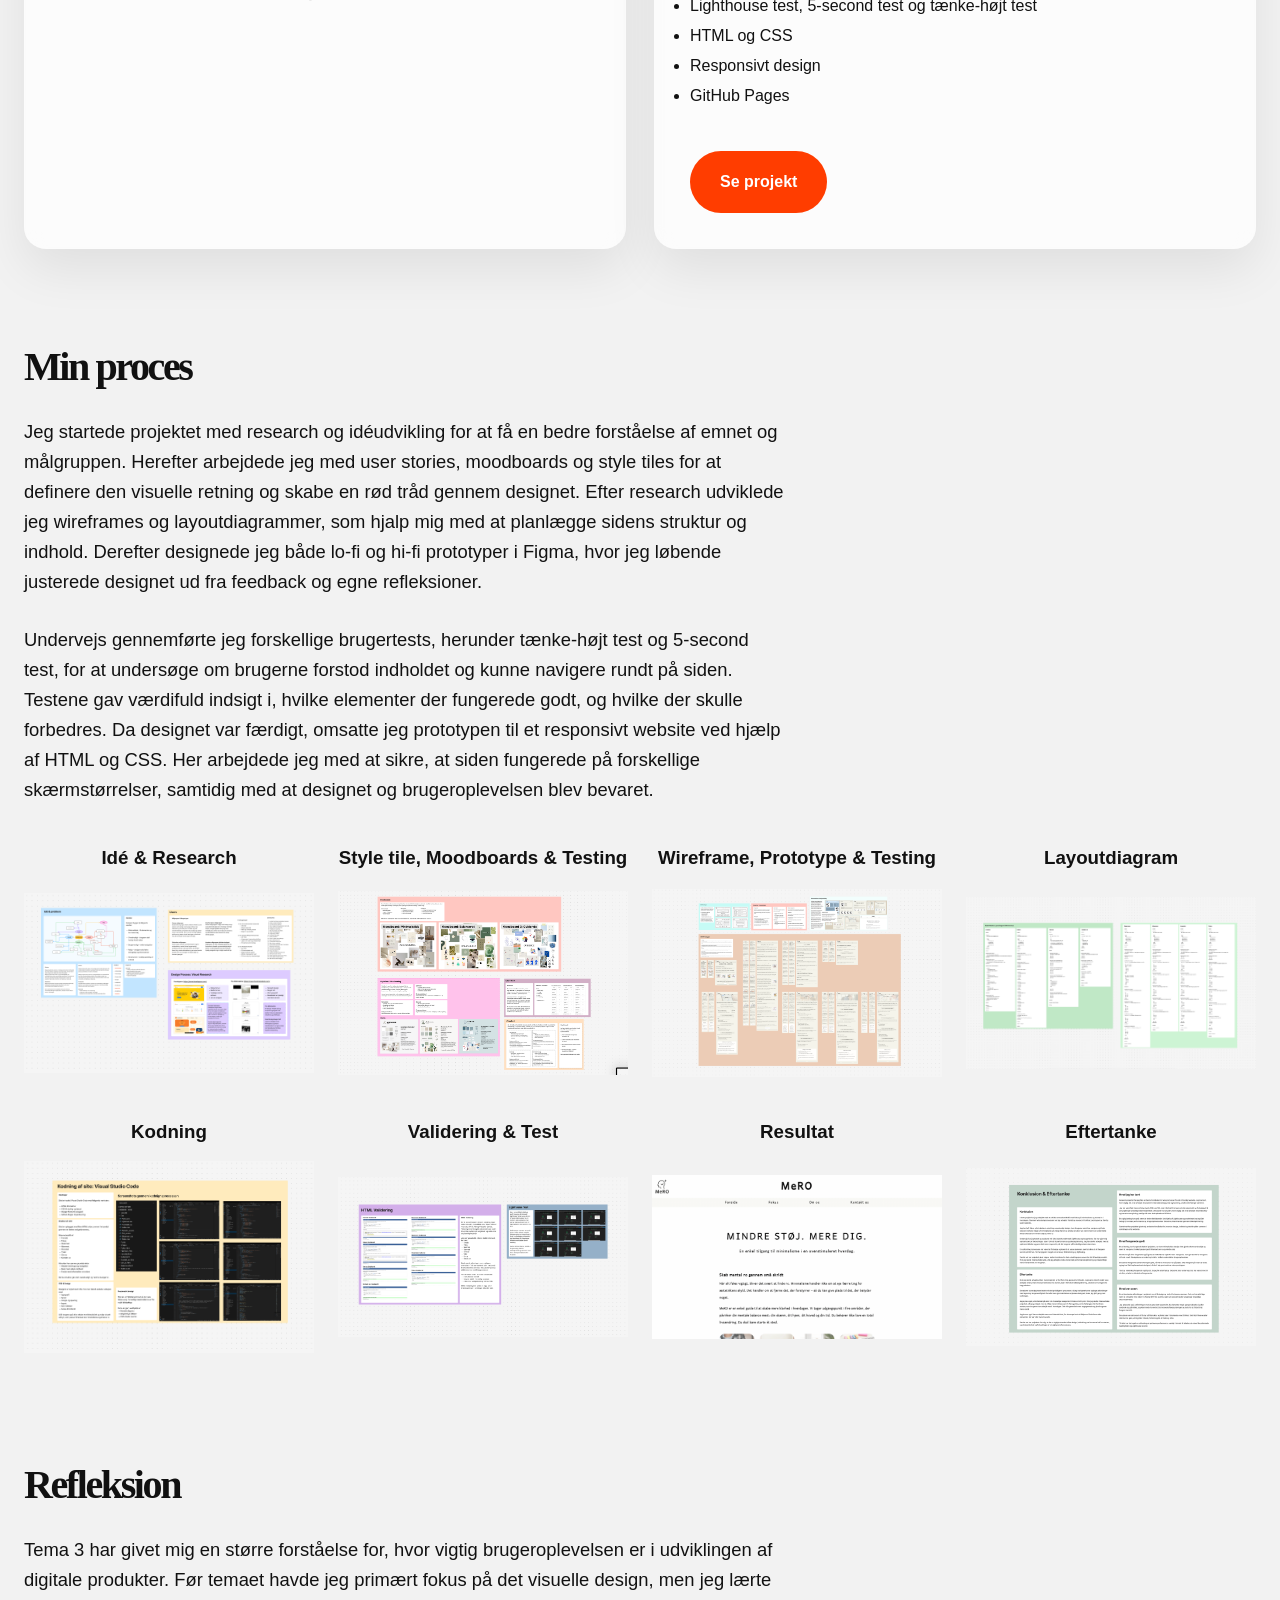
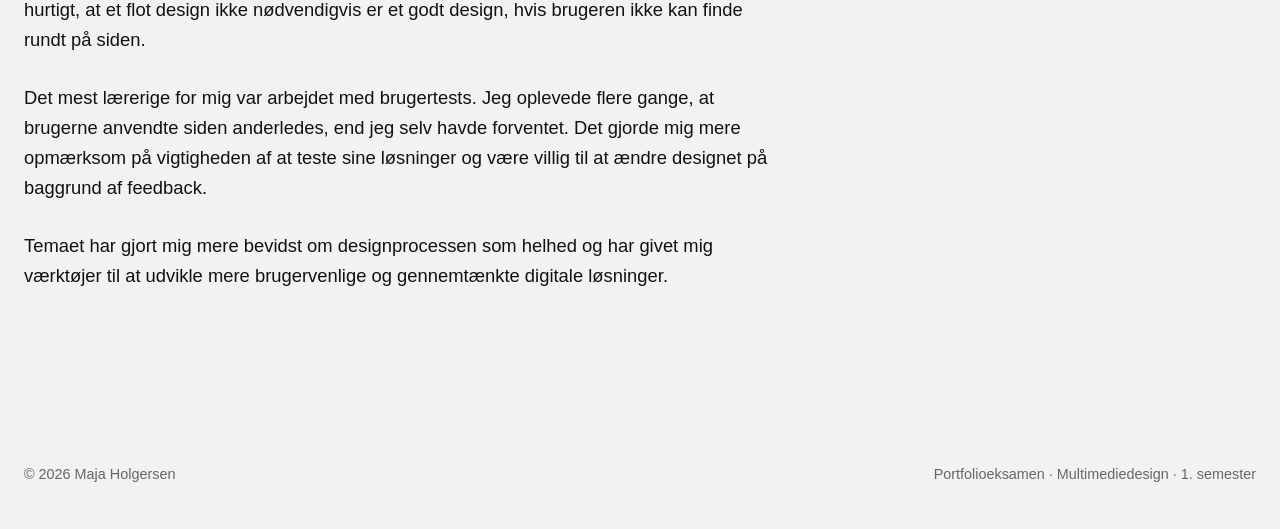
<file: tema3.html>
<!doctype html>
<html lang="da">
  <head>
    <meta charset="UTF-8" />
    <meta name="viewport" content="width=device-width, initial-scale=1.0" />
    <title>Tema 3</title>
    <link rel="stylesheet" href="css/tema.css" />
  </head>

  <body>
    <header>
      <nav>
        <a href="index.html">Maja Holgersen</a>

        <ul>
          <li><a href="index.html">Forside</a></li>
          <li><a href="portfolio.html">Portfolio</a></li>
          <li><a href="ommig.html">Om mig</a></li>
          <li><a href="https://github.com/maho1005/Eksamen-Portfolio" target="_blank" rel="noopener noreferrer">GitHub</a></li>
        </ul>
      </nav>
    </header>

    <main>
      <section class="tema-hero">
        <div class="tema-content">
          <p>Tema 3 · Grundlæggende UI/UX</p>

          <h1>Tema <span>3</span></h1>

          <p>UX/UI · Research · Wireframes · Prototyper · Brugertest</p>
        </div>

        <div class="laptop-wrapper">
          <video autoplay muted loop playsinline>
            <source src="videos/tema3video.mp4" type="video/mp4" />
          </video>
          <img src="images/pc.webp" alt="Laptop frame" />
        </div>
      </section>

      <section class="info-grid">
        <article>
          <h2>Om temaet</h2>

          <p>
            I Tema 3 arbejdede jeg med grundlæggende UX- og UI-design og lærte, hvordan man udvikler et digitalt produkt med fokus på brugerens behov og oplevelse. Temaet gav mig en større forståelse for, hvordan design ikke kun handler om æstetik,
            men også om funktionalitet, brugervenlighed og kommunikation.
          </p>
          <p>Vi arbejdede blandt andet med user stories, moodboards, style tiles, wireframes og usability tests. Derudover lærte jeg at bruge feedback og tests til løbende at forbedre designet og skabe en bedre brugeroplevelse.</p>

          <section class="tools-section">
            <p>Værktøjer</p>

            <div class="tools-grid">
              <img src="images/html.webp" alt="Værktøj 1" />
              <img src="images/css.webp" alt="Værktøj 2" />
              <img class="vaerktoj3" src="images/vsc.webp" alt="Værktøj 3" />
              <img src="images/figma.webp" alt="Værktøj 4" />
              <img class="vaerktoj5" src="images/bi.webp" alt="Værktøj 5" />
              <img class="vaerktoj6" src="images/git.webp" alt="Værktøj 6" />
            </div>
          </section>
        </article>

        <article>
          <h2>Emnesite-opgave</h2>

          <p>
            Som en del af Tema 3 udviklede jeg et emnesite om et valgfrit emne. Projektet fulgte hele UX/UI-processen fra de første idéer til det færdige website. Formålet var at skabe en løsning, der både var visuelt interessant og nem for brugeren
            at navigere i.
          </p>

          <p>Projektet bestod af research, idéudvikling, prototyping, kodning og dokumentation af arbejdsprocessen. Undervejs arbejdede jeg med at forstå målgruppen og deres behov, så designet kunne tilpasses de brugere, som siden var tiltænkt.</p>

          <p>
            Efter research udviklede jeg wireframes og layoutdiagrammer, som gjorde det muligt at planlægge sidens struktur og indhold, inden jeg begyndte at designe. Jeg arbejdede både med lo-fi og hi-fi prototyper i Figma, hvor jeg løbende
            justerede designet på baggrund af feedback.
          </p>

          <h3>I opgaven arbejdede jeg blandt andet med:</h3>

          <ul>
            <li>Research, målgruppeanalyse og User stories</li>
            <li>Moodboards og style tiles</li>
            <li>Crazy 8 og sketching</li>
            <li>Wireframes og layoutdiagrammer</li>
            <li>Lo-fi og hi-fi prototyper</li>
            <li>Lighthouse test, 5-second test og tænke-højt test</li>
            <li>HTML og CSS</li>
            <li>Responsivt design</li>
            <li>GitHub Pages</li>
          </ul>

          <a href="https://maho1005.github.io/Emnesite-MeRO/" target="_blank" rel="noopener noreferrer">Se projekt</a>
        </article>
      </section>

      <section class="process-section">
        <h2>Min proces</h2>

        <p>
          Jeg startede projektet med research og idéudvikling for at få en bedre forståelse af emnet og målgruppen. Herefter arbejdede jeg med user stories, moodboards og style tiles for at definere den visuelle retning og skabe en rød tråd gennem
          designet. Efter research udviklede jeg wireframes og layoutdiagrammer, som hjalp mig med at planlægge sidens struktur og indhold. Derefter designede jeg både lo-fi og hi-fi prototyper i Figma, hvor jeg løbende justerede designet ud fra
          feedback og egne refleksioner.
        </p>
        <p>
          Undervejs gennemførte jeg forskellige brugertests, herunder tænke-højt test og 5-second test, for at undersøge om brugerne forstod indholdet og kunne navigere rundt på siden. Testene gav værdifuld indsigt i, hvilke elementer der fungerede
          godt, og hvilke der skulle forbedres. Da designet var færdigt, omsatte jeg prototypen til et responsivt website ved hjælp af HTML og CSS. Her arbejdede jeg med at sikre, at siden fungerede på forskellige skærmstørrelser, samtidig med at
          designet og brugeroplevelsen blev bevaret.
        </p>

        <div class="process-gallery">
          <section class="sektion1">
            <h3>Idé & Research</h3>
            <img src="images/tema3/tema3proces1.webp" alt="Idé & Research" />
          </section>
          <section class="sektion2">
            <h3>Style tile, Moodboards & Testing</h3>
            <img src="images/tema3/tema3proces2.webp" alt="Style tile, Moodboards & Testing" />
          </section>
          <section class="sektion3">
            <h3>Wireframe, Prototype & Testing</h3>
            <img src="images/tema3/tema3proces3.webp" alt="Wireframe, Prototype & Testing" />
          </section>
          <section class="sektion4">
            <h3>Layoutdiagram</h3>
            <img src="images/tema3/tema3proces4.webp" alt="Layoutdiagram" />
          </section>
          <section class="sektion5">
            <h3>Kodning</h3>
            <img src="images/tema3/tema3proces5.webp" alt="Kodning" />
          </section>
          <section class="sektion6">
            <h3>Validering & Test</h3>
            <img src="images/tema3/tema3proces6.webp" alt="Validering & Test" />
          </section>
          <section class="sektion7">
            <h3>Resultat</h3>
            <img src="images/tema3/tema3proces7.webp" alt="Resultat" />
          </section>
          <section class="sektion8">
            <h3>Eftertanke</h3>
            <img src="images/tema3/tema3proces8.webp" alt="Eftertanke" />
          </section>
        </div>
      </section>

      <section class="reflection">
        <h2>Refleksion</h2>

        <p>
          Tema 3 har givet mig en større forståelse for, hvor vigtig brugeroplevelsen er i udviklingen af digitale produkter. Før temaet havde jeg primært fokus på det visuelle design, men jeg lærte hurtigt, at et flot design ikke nødvendigvis er et
          godt design, hvis brugeren ikke kan finde rundt på siden.
        </p>

        <p>
          Det mest lærerige for mig var arbejdet med brugertests. Jeg oplevede flere gange, at brugerne anvendte siden anderledes, end jeg selv havde forventet. Det gjorde mig mere opmærksom på vigtigheden af at teste sine løsninger og være villig
          til at ændre designet på baggrund af feedback.
        </p>

        <p>Temaet har gjort mig mere bevidst om designprocessen som helhed og har givet mig værktøjer til at udvikle mere brugervenlige og gennemtænkte digitale løsninger.</p>
      </section>
    </main>

    <footer>
      <p>© 2026 Maja Holgersen</p>
      <p>Portfolioeksamen · Multimediedesign · 1. semester</p>
    </footer>
  </body>
</html>
</file>
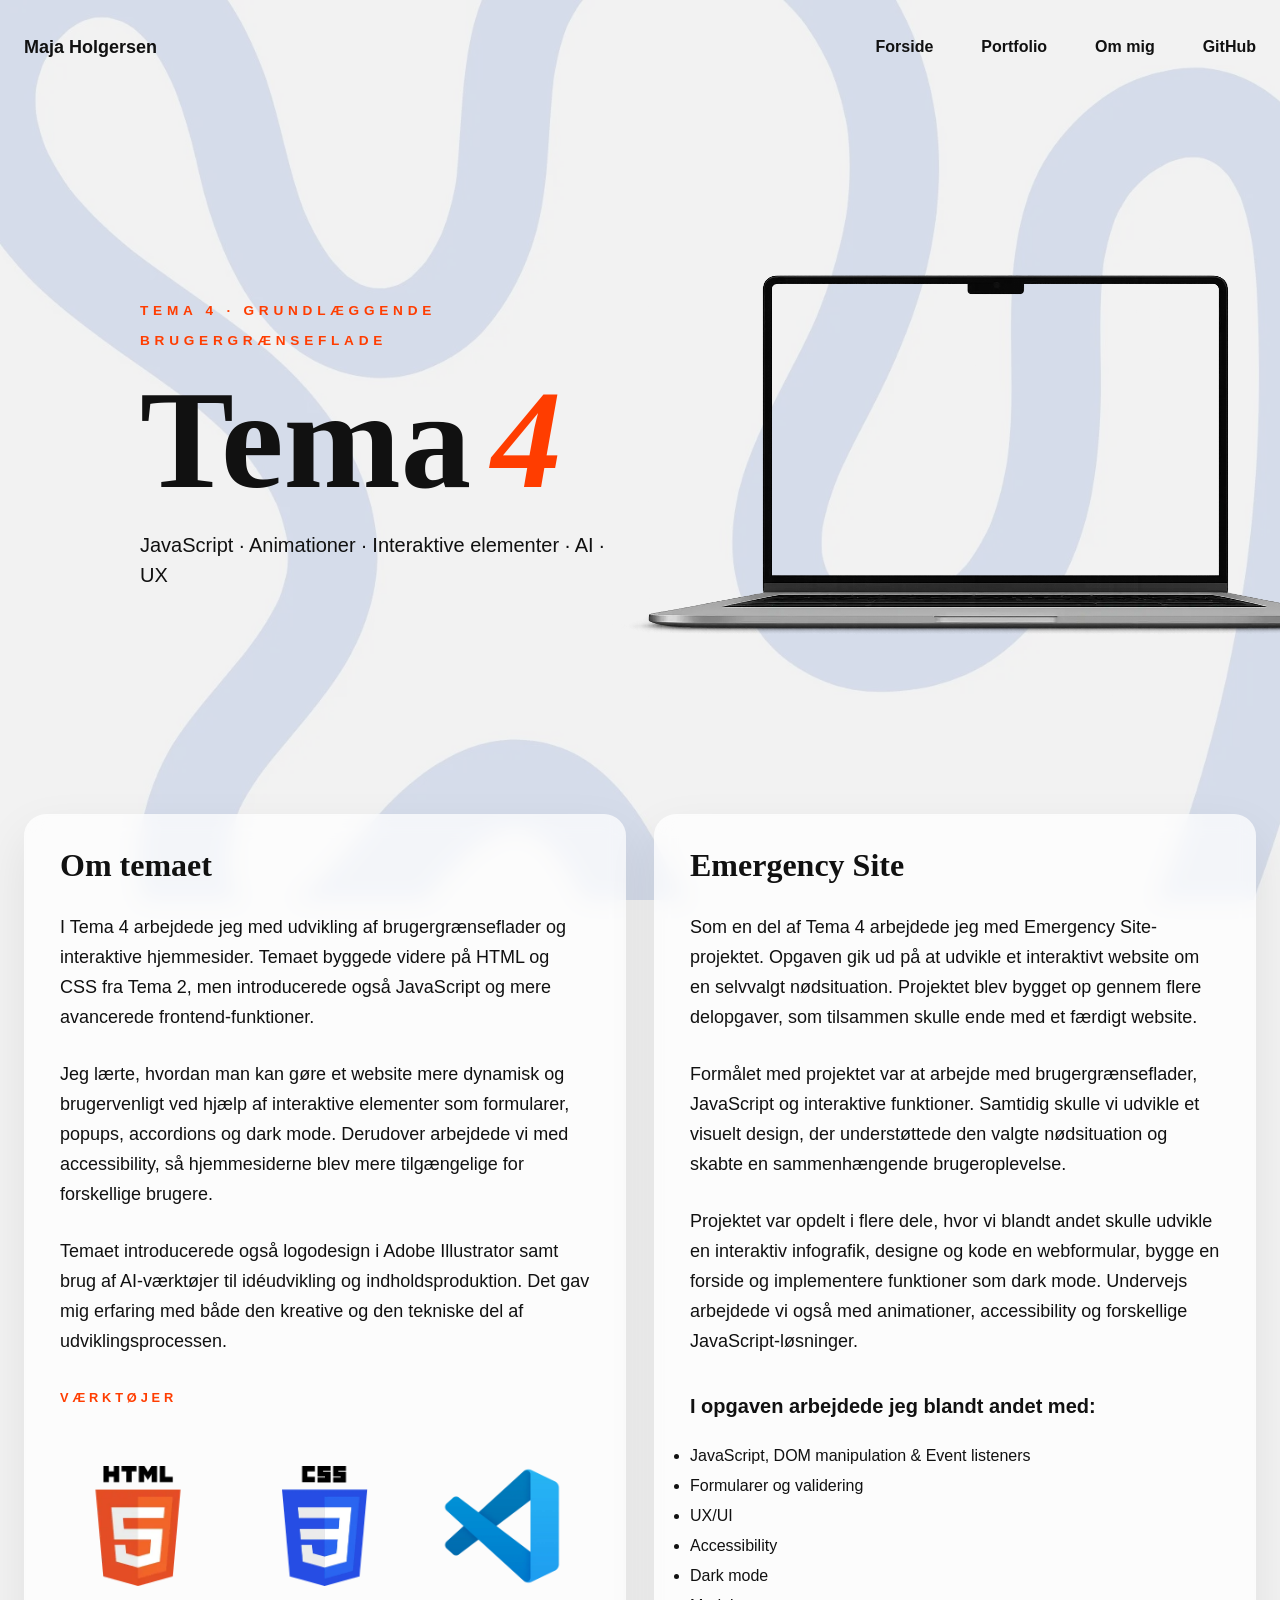
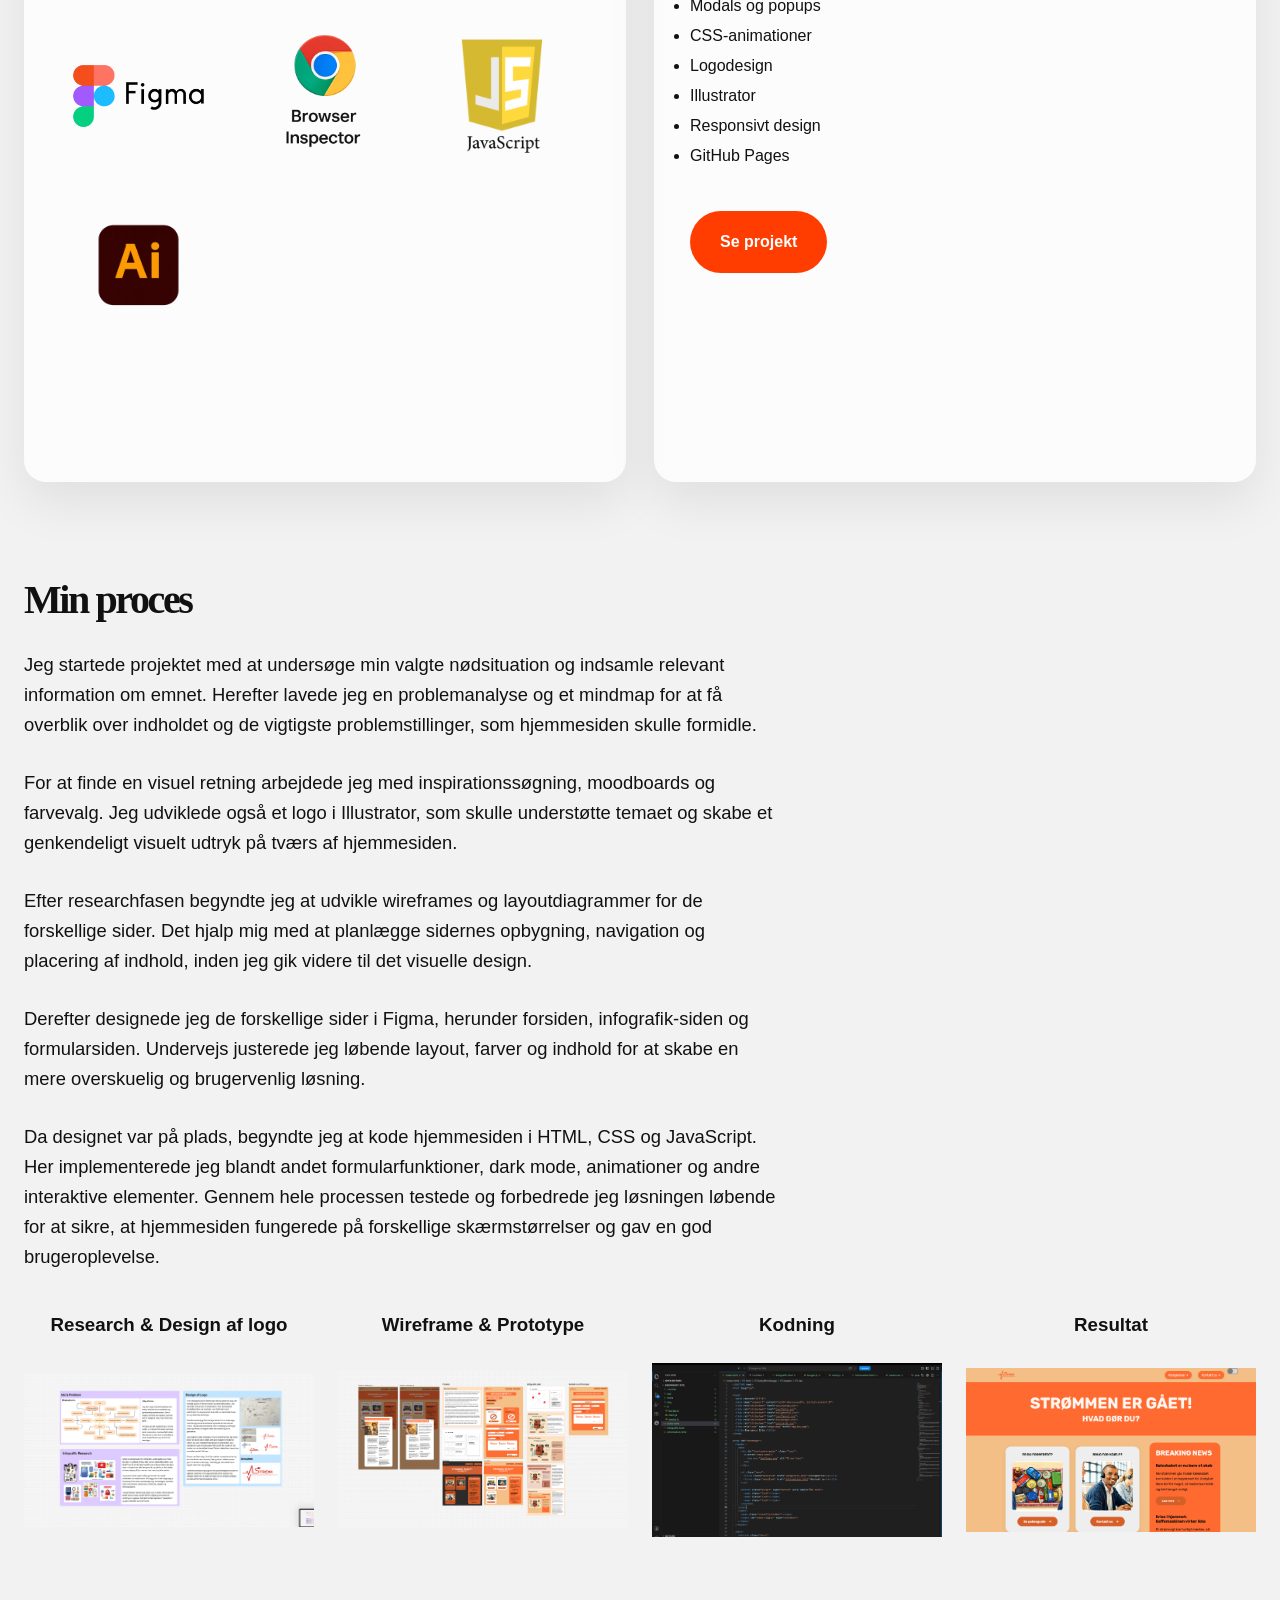
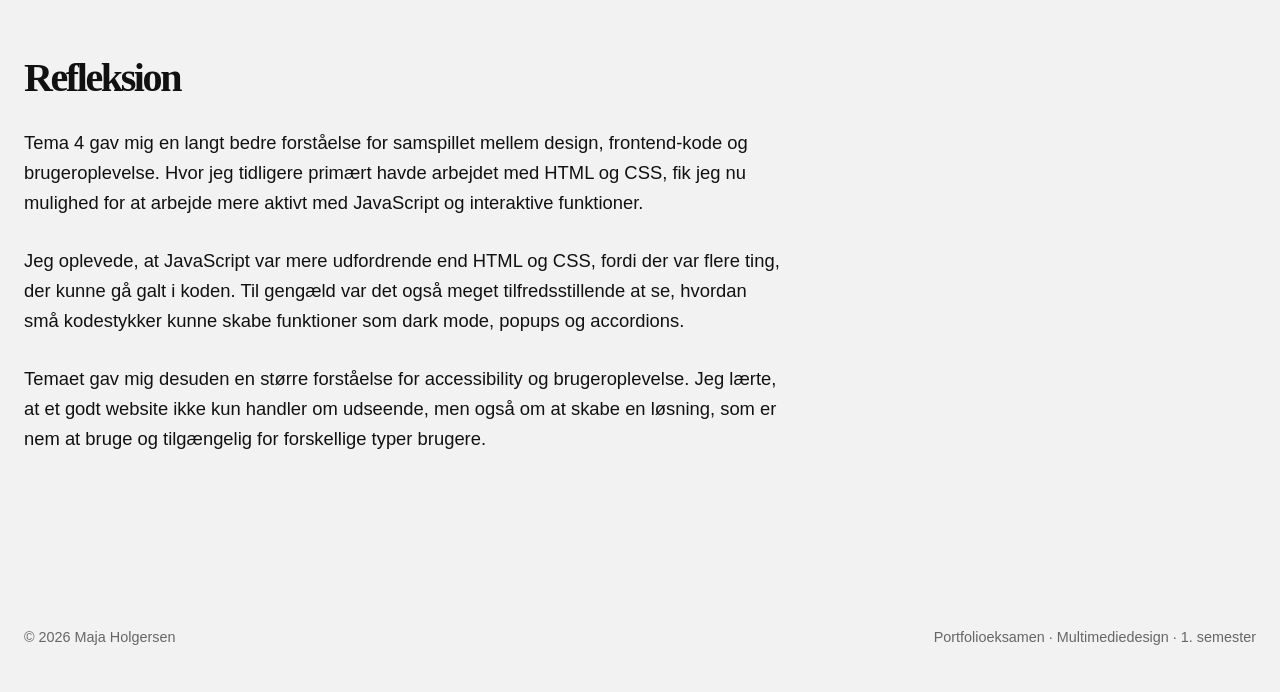
<file: tema4.html>
<!doctype html>
<html lang="da">
  <head>
    <meta charset="UTF-8" />
    <meta name="viewport" content="width=device-width, initial-scale=1.0" />
    <title>Tema 4</title>
    <link rel="stylesheet" href="css/tema.css" />
  </head>

  <body>
    <header>
      <nav>
        <a href="index.html">Maja Holgersen</a>

        <ul>
          <li><a href="index.html">Forside</a></li>
          <li><a href="portfolio.html">Portfolio</a></li>
          <li><a href="ommig.html">Om mig</a></li>
          <li><a href="https://github.com/maho1005/Eksamen-Portfolio" target="_blank" rel="noopener noreferrer">GitHub</a></li>
        </ul>
      </nav>
    </header>

    <main>
      <section class="tema-hero">
        <div class="tema-content">
          <p>Tema 4 · Grundlæggende Brugergrænseflade</p>

          <h1>Tema <span>4</span></h1>

          <p>JavaScript · Animationer · Interaktive elementer · AI · UX</p>
        </div>

        <div class="laptop-wrapper">
          <video autoplay muted loop playsinline>
            <source src="videos/tema4video.mp4" type="video/mp4" />
          </video>
          <img src="images/pc.webp" alt="Laptop frame" />
        </div>
      </section>

      <section class="info-grid">
        <article>
          <h2>Om temaet</h2>

          <p>I Tema 4 arbejdede jeg med udvikling af brugergrænseflader og interaktive hjemmesider. Temaet byggede videre på HTML og CSS fra Tema 2, men introducerede også JavaScript og mere avancerede frontend-funktioner.</p>
          <p>
            Jeg lærte, hvordan man kan gøre et website mere dynamisk og brugervenligt ved hjælp af interaktive elementer som formularer, popups, accordions og dark mode. Derudover arbejdede vi med accessibility, så hjemmesiderne blev mere
            tilgængelige for forskellige brugere.
          </p>

          <p>Temaet introducerede også logodesign i Adobe Illustrator samt brug af AI-værktøjer til idéudvikling og indholdsproduktion. Det gav mig erfaring med både den kreative og den tekniske del af udviklingsprocessen.</p>

          <section class="tools-section">
            <p>Værktøjer</p>

            <div class="tools-grid">
              <img src="images/html.webp" alt="Værktøj 1" />
              <img src="images/css.webp" alt="Værktøj 2" />
              <img class="vaerktoj3" src="images/vsc.webp" alt="Værktøj 3" />
              <img src="images/figma.webp" alt="Værktøj 4" />
              <img class="vaerktoj5" src="images/bi.webp" alt="Værktøj 5" />
              <img class="vaerktoj6" src="images/js.webp" alt="Værktøj 6" />
              <img class="vaerktoj7" src="images/ai.webp" alt="Værktøj 7" />
            </div>
          </section>
        </article>

        <article>
          <h2>Emergency Site</h2>

          <p>
            Som en del af Tema 4 arbejdede jeg med Emergency Site-projektet. Opgaven gik ud på at udvikle et interaktivt website om en selvvalgt nødsituation. Projektet blev bygget op gennem flere delopgaver, som tilsammen skulle ende med et færdigt
            website.
          </p>

          <p>Formålet med projektet var at arbejde med brugergrænseflader, JavaScript og interaktive funktioner. Samtidig skulle vi udvikle et visuelt design, der understøttede den valgte nødsituation og skabte en sammenhængende brugeroplevelse.</p>

          <p>
            Projektet var opdelt i flere dele, hvor vi blandt andet skulle udvikle en interaktiv infografik, designe og kode en webformular, bygge en forside og implementere funktioner som dark mode. Undervejs arbejdede vi også med animationer,
            accessibility og forskellige JavaScript-løsninger.
          </p>

          <h3>I opgaven arbejdede jeg blandt andet med:</h3>

          <ul>
            <li>JavaScript, DOM manipulation & Event listeners</li>
            <li>Formularer og validering</li>
            <li>UX/UI</li>
            <li>Accessibility</li>
            <li>Dark mode</li>
            <li>Modals og popups</li>
            <li>CSS-animationer</li>
            <li>Logodesign</li>
            <li>Illustrator</li>
            <li>Responsivt design</li>
            <li>GitHub Pages</li>
          </ul>

          <a href="https://maho1005.github.io/Emergency-Site/" target="_blank" rel="noopener noreferrer">Se projekt</a>
        </article>
      </section>

      <section class="process-section">
        <h2>Min proces</h2>

        <p>
          Jeg startede projektet med at undersøge min valgte nødsituation og indsamle relevant information om emnet. Herefter lavede jeg en problemanalyse og et mindmap for at få overblik over indholdet og de vigtigste problemstillinger, som
          hjemmesiden skulle formidle.
        </p>

        <p>For at finde en visuel retning arbejdede jeg med inspirationssøgning, moodboards og farvevalg. Jeg udviklede også et logo i Illustrator, som skulle understøtte temaet og skabe et genkendeligt visuelt udtryk på tværs af hjemmesiden.</p>

        <p>Efter researchfasen begyndte jeg at udvikle wireframes og layoutdiagrammer for de forskellige sider. Det hjalp mig med at planlægge sidernes opbygning, navigation og placering af indhold, inden jeg gik videre til det visuelle design.</p>

        <p>Derefter designede jeg de forskellige sider i Figma, herunder forsiden, infografik-siden og formularsiden. Undervejs justerede jeg løbende layout, farver og indhold for at skabe en mere overskuelig og brugervenlig løsning.</p>

        <p>
          Da designet var på plads, begyndte jeg at kode hjemmesiden i HTML, CSS og JavaScript. Her implementerede jeg blandt andet formularfunktioner, dark mode, animationer og andre interaktive elementer. Gennem hele processen testede og forbedrede
          jeg løsningen løbende for at sikre, at hjemmesiden fungerede på forskellige skærmstørrelser og gav en god brugeroplevelse.
        </p>

        <div class="process-gallery">
          <section class="sektion1">
            <h3>Research & Design af logo</h3>
            <img src="images/tema4/tema4proces1.webp" alt="Research & Design af logo" />
          </section>
          <section class="sektion2">
            <h3>Wireframe & Prototype</h3>
            <img src="images/tema4/tema4proces2.webp" alt="Wireframe & Prototype" />
          </section>
          <section class="sektion3">
            <h3>Kodning</h3>
            <img src="images/tema4/tema4proces3.webp" alt="Kodning" />
          </section>
          <section class="sektion4">
            <h3>Resultat</h3>
            <img src="images/tema4/tema4proces4.webp" alt="Resultat" />
          </section>
        </div>
      </section>

      <section class="reflection">
        <h2>Refleksion</h2>

        <p>
          Tema 4 gav mig en langt bedre forståelse for samspillet mellem design, frontend-kode og brugeroplevelse. Hvor jeg tidligere primært havde arbejdet med HTML og CSS, fik jeg nu mulighed for at arbejde mere aktivt med JavaScript og interaktive
          funktioner.
        </p>

        <p>
          Jeg oplevede, at JavaScript var mere udfordrende end HTML og CSS, fordi der var flere ting, der kunne gå galt i koden. Til gengæld var det også meget tilfredsstillende at se, hvordan små kodestykker kunne skabe funktioner som dark mode,
          popups og accordions.
        </p>

        <p>
          Temaet gav mig desuden en større forståelse for accessibility og brugeroplevelse. Jeg lærte, at et godt website ikke kun handler om udseende, men også om at skabe en løsning, som er nem at bruge og tilgængelig for forskellige typer brugere.
        </p>
      </section>
    </main>

    <footer>
      <p>© 2026 Maja Holgersen</p>
      <p>Portfolioeksamen · Multimediedesign · 1. semester</p>
    </footer>
  </body>
</html>
</file>
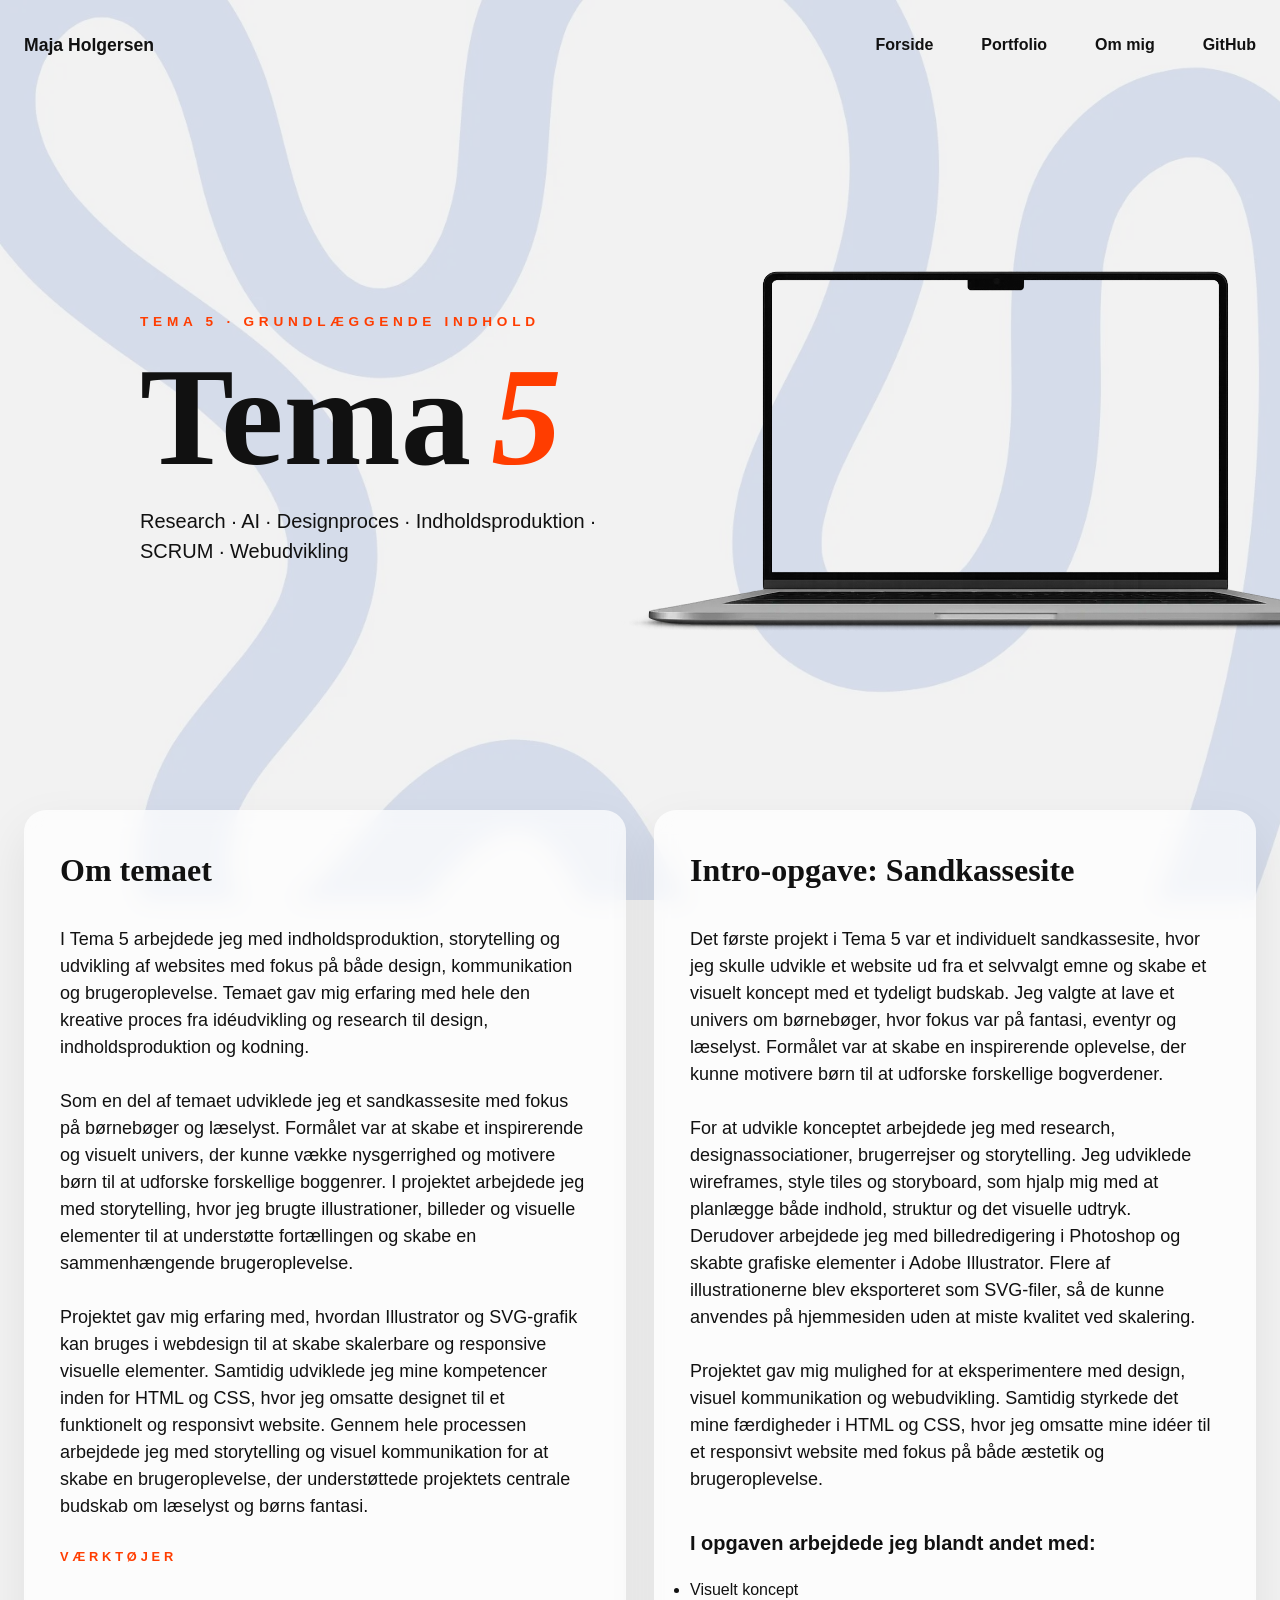
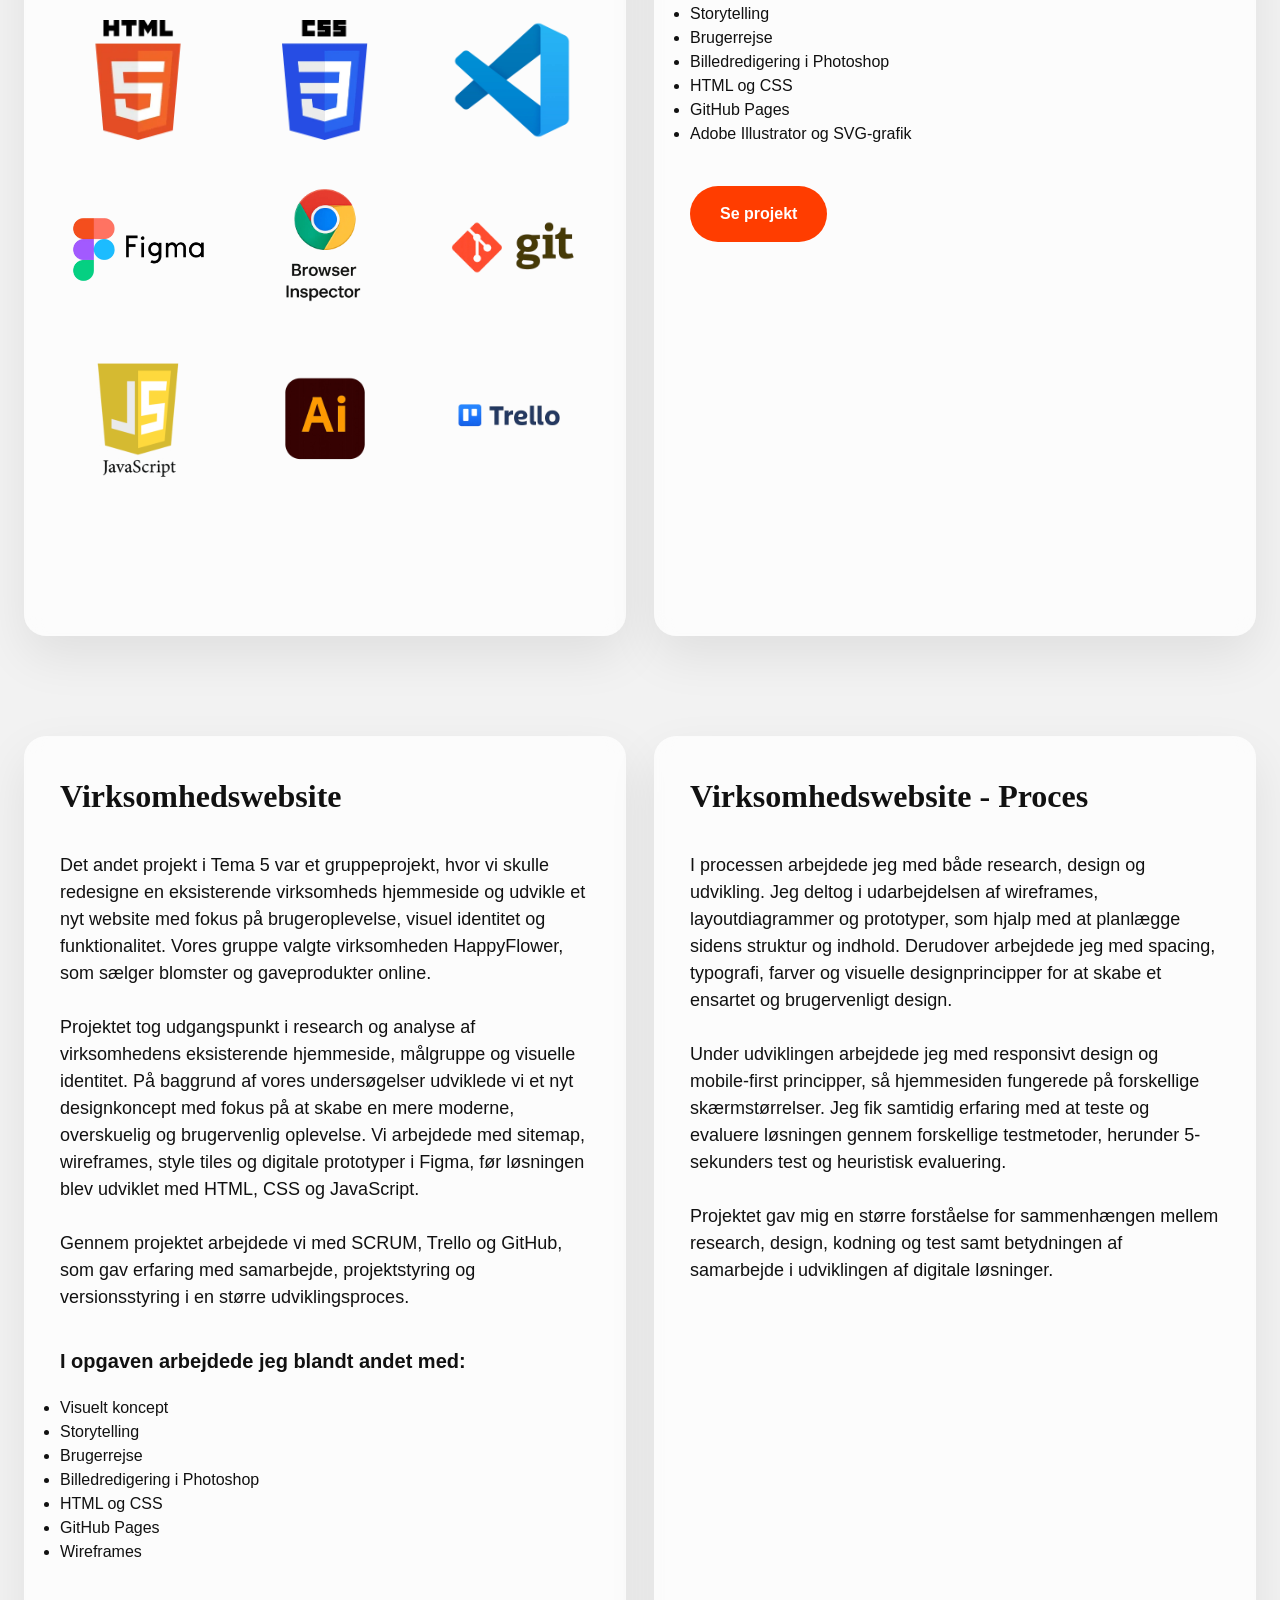
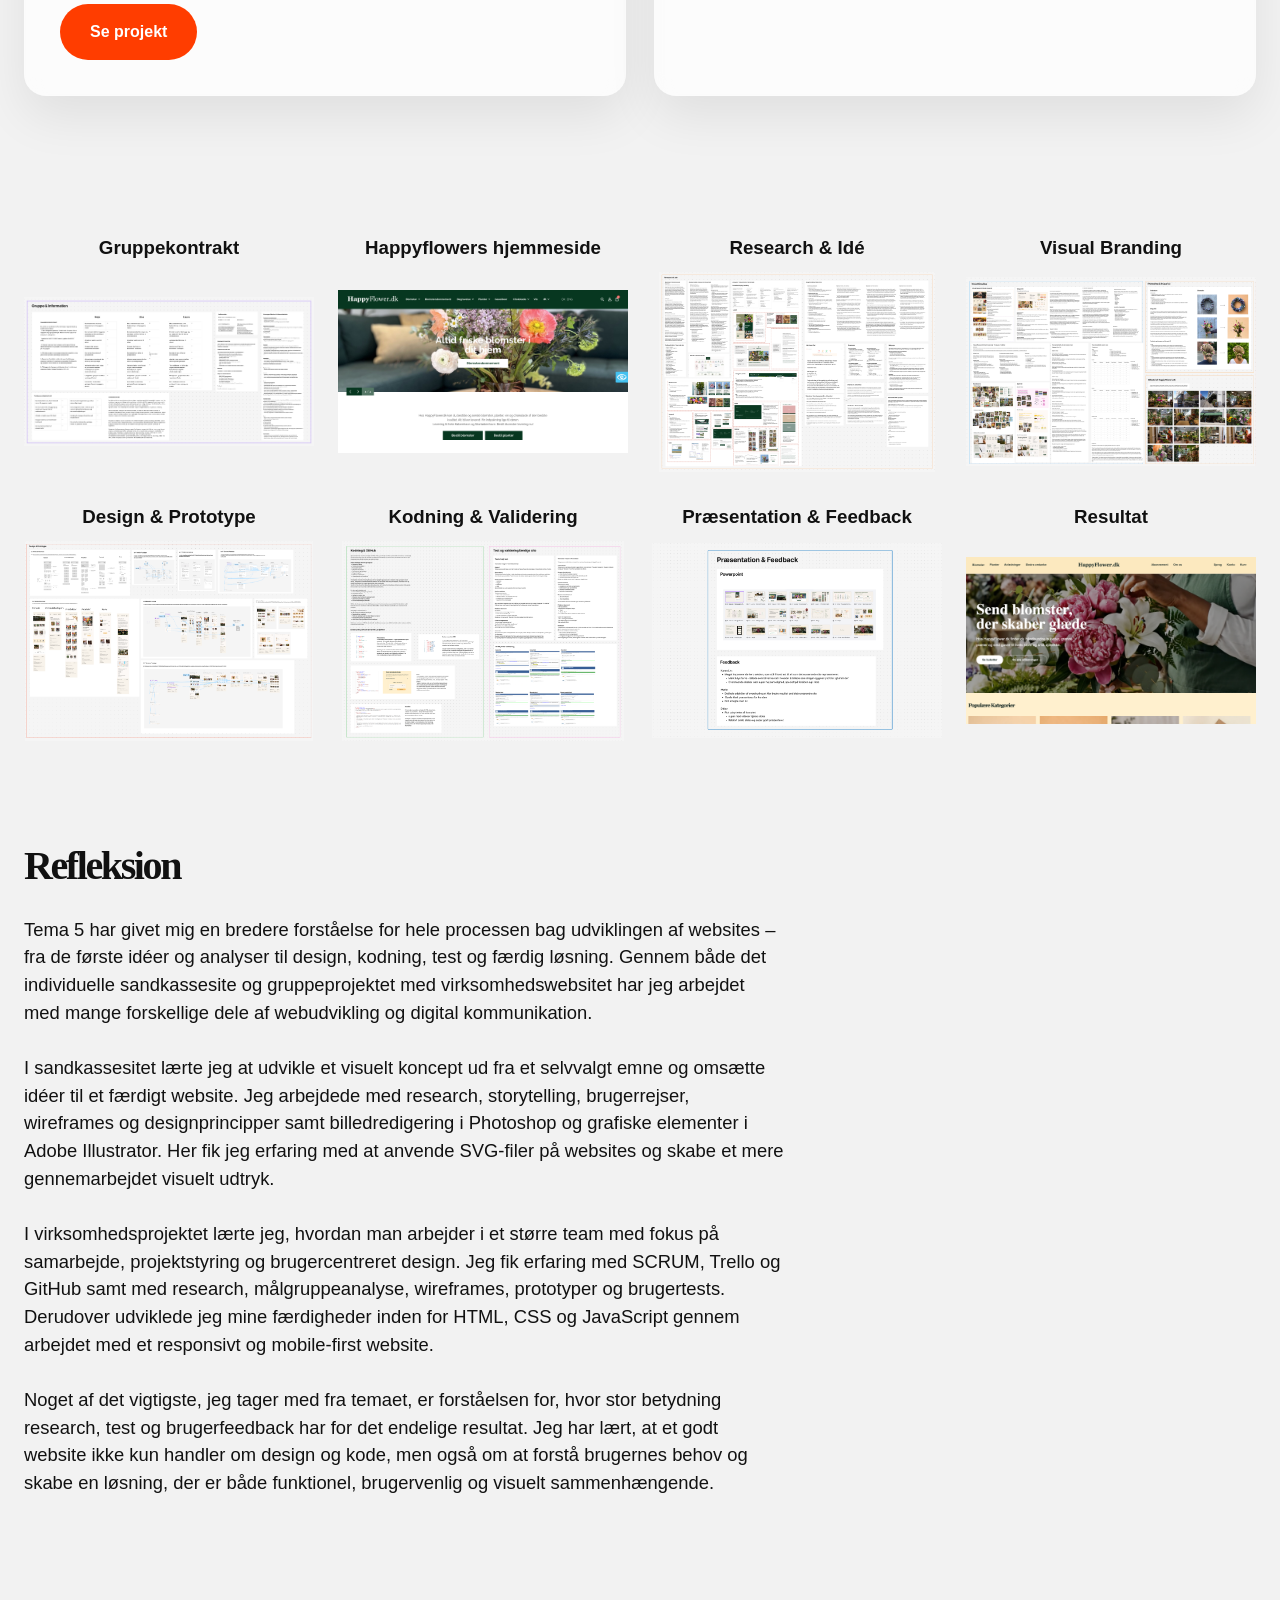
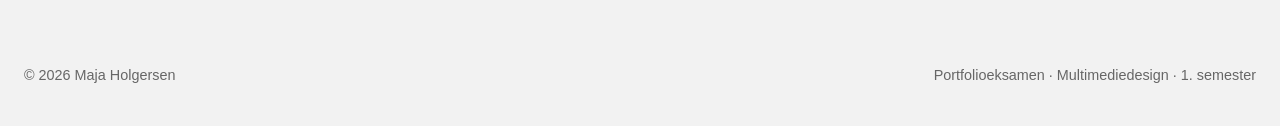
<file: tema5.html>
<!doctype html>
<html lang="da">
  <head>
    <meta charset="UTF-8" />
    <meta name="viewport" content="width=device-width, initial-scale=1.0" />
    <title>Tema 5</title>
    <link rel="stylesheet" href="css/tema5.css" />
  </head>

  <body>
    <header>
      <nav>
        <a href="index.html">Maja Holgersen</a>

        <ul>
          <li><a href="index.html">Forside</a></li>
          <li><a href="portfolio.html">Portfolio</a></li>
          <li><a href="ommig.html">Om mig</a></li>
          <li><a href="https://github.com/maho1005/Eksamen-Portfolio" target="_blank" rel="noopener noreferrer">GitHub</a></li>
        </ul>
      </nav>
    </header>

    <main>
      <section class="tema-hero">
        <div class="tema-content">
          <p>Tema 5 · Grundlæggende Indhold</p>

          <h1>Tema <span>5</span></h1>

          <p>Research · AI · Designproces · Indholdsproduktion · SCRUM · Webudvikling</p>
        </div>

        <div class="laptop-wrapper">
          <video autoplay muted loop playsinline>
            <source src="videos/tema5video.mp4" type="video/mp4" />
          </video>
          <img src="images/pc.webp" alt="Laptop frame" />
        </div>
      </section>

      <section class="info-grid">
        <article>
          <h2>Om temaet</h2>

          <p>
            I Tema 5 arbejdede jeg med indholdsproduktion, storytelling og udvikling af websites med fokus på både design, kommunikation og brugeroplevelse. Temaet gav mig erfaring med hele den kreative proces fra idéudvikling og research til design,
            indholdsproduktion og kodning.
          </p>
          <p>
            Som en del af temaet udviklede jeg et sandkassesite med fokus på børnebøger og læselyst. Formålet var at skabe et inspirerende og visuelt univers, der kunne vække nysgerrighed og motivere børn til at udforske forskellige boggenrer. I
            projektet arbejdede jeg med storytelling, hvor jeg brugte illustrationer, billeder og visuelle elementer til at understøtte fortællingen og skabe en sammenhængende brugeroplevelse.
          </p>
          <p>
            Projektet gav mig erfaring med, hvordan Illustrator og SVG-grafik kan bruges i webdesign til at skabe skalerbare og responsive visuelle elementer. Samtidig udviklede jeg mine kompetencer inden for HTML og CSS, hvor jeg omsatte designet
            til et funktionelt og responsivt website. Gennem hele processen arbejdede jeg med storytelling og visuel kommunikation for at skabe en brugeroplevelse, der understøttede projektets centrale budskab om læselyst og børns fantasi.
          </p>

          <section class="tools-section">
            <p>Værktøjer</p>

            <div class="tools-grid">
              <img src="images/html.webp" alt="Værktøj 1" />
              <img src="images/css.webp" alt="Værktøj 2" />
              <img class="vaerktoj3" src="images/vsc.webp" alt="Værktøj 3" />
              <img src="images/figma.webp" alt="Værktøj 4" />
              <img class="vaerktoj5" src="images/bi.webp" alt="Værktøj 5" />
              <img class="vaerktoj6" src="images/git.webp" alt="Værktøj 6" />
              <img src="images/js.webp" alt="Værktøj 7" />
              <img src="images/ai.webp" alt="Værktøj 8" />
              <img src="images/trello.webp" alt="Værktøj 9" />
            </div>
          </section>
        </article>

        <article>
          <h2>Intro-opgave: Sandkassesite</h2>

          <p>
            Det første projekt i Tema 5 var et individuelt sandkassesite, hvor jeg skulle udvikle et website ud fra et selvvalgt emne og skabe et visuelt koncept med et tydeligt budskab. Jeg valgte at lave et univers om børnebøger, hvor fokus var på
            fantasi, eventyr og læselyst. Formålet var at skabe en inspirerende oplevelse, der kunne motivere børn til at udforske forskellige bogverdener.
          </p>

          <p>
            For at udvikle konceptet arbejdede jeg med research, designassociationer, brugerrejser og storytelling. Jeg udviklede wireframes, style tiles og storyboard, som hjalp mig med at planlægge både indhold, struktur og det visuelle udtryk.
            Derudover arbejdede jeg med billedredigering i Photoshop og skabte grafiske elementer i Adobe Illustrator. Flere af illustrationerne blev eksporteret som SVG-filer, så de kunne anvendes på hjemmesiden uden at miste kvalitet ved skalering.
          </p>

          <p>
            Projektet gav mig mulighed for at eksperimentere med design, visuel kommunikation og webudvikling. Samtidig styrkede det mine færdigheder i HTML og CSS, hvor jeg omsatte mine idéer til et responsivt website med fokus på både æstetik og
            brugeroplevelse.
          </p>

          <h3>I opgaven arbejdede jeg blandt andet med:</h3>

          <ul>
            <li>Visuelt koncept</li>
            <li>Storytelling</li>
            <li>Brugerrejse</li>
            <li>Billedredigering i Photoshop</li>
            <li>HTML og CSS</li>
            <li>GitHub Pages</li>
            <li>Adobe Illustrator og SVG-grafik</li>
          </ul>
          <a href="https://maho1005.github.io/Sandkassesite/" target="_blank" rel="noopener noreferrer">Se projekt</a>
        </article>
      </section>
      <section class="info-grid">
        <article>
          <h2>Virksomhedswebsite</h2>

          <p>
            Det andet projekt i Tema 5 var et gruppeprojekt, hvor vi skulle redesigne en eksisterende virksomheds hjemmeside og udvikle et nyt website med fokus på brugeroplevelse, visuel identitet og funktionalitet. Vores gruppe valgte virksomheden
            HappyFlower, som sælger blomster og gaveprodukter online.
          </p>

          <p>
            Projektet tog udgangspunkt i research og analyse af virksomhedens eksisterende hjemmeside, målgruppe og visuelle identitet. På baggrund af vores undersøgelser udviklede vi et nyt designkoncept med fokus på at skabe en mere moderne,
            overskuelig og brugervenlig oplevelse. Vi arbejdede med sitemap, wireframes, style tiles og digitale prototyper i Figma, før løsningen blev udviklet med HTML, CSS og JavaScript.
          </p>

          <p>Gennem projektet arbejdede vi med SCRUM, Trello og GitHub, som gav erfaring med samarbejde, projektstyring og versionsstyring i en større udviklingsproces.</p>

          <h3>I opgaven arbejdede jeg blandt andet med:</h3>

          <ul>
            <li>Visuelt koncept</li>
            <li>Storytelling</li>
            <li>Brugerrejse</li>
            <li>Billedredigering i Photoshop</li>
            <li>HTML og CSS</li>
            <li>GitHub Pages</li>
            <li>Wireframes</li>
          </ul>

          <a href="https://maho1005.github.io/HapperFlower/index.html" target="_blank" rel="noopener noreferrer">Se projekt</a>
        </article>

        <article>
          <h2>Virksomhedswebsite - Proces</h2>

          <p>
            I processen arbejdede jeg med både research, design og udvikling. Jeg deltog i udarbejdelsen af wireframes, layoutdiagrammer og prototyper, som hjalp med at planlægge sidens struktur og indhold. Derudover arbejdede jeg med spacing,
            typografi, farver og visuelle designprincipper for at skabe et ensartet og brugervenligt design.
          </p>
          <p>
            Under udviklingen arbejdede jeg med responsivt design og mobile-first principper, så hjemmesiden fungerede på forskellige skærmstørrelser. Jeg fik samtidig erfaring med at teste og evaluere løsningen gennem forskellige testmetoder,
            herunder 5-sekunders test og heuristisk evaluering.
          </p>
          <p>Projektet gav mig en større forståelse for sammenhængen mellem research, design, kodning og test samt betydningen af samarbejde i udviklingen af digitale løsninger.</p>
        </article>
      </section>

      <section class="process-section">
        <div class="process-gallery">
          <section class="sektion0">
            <h3>Gruppekontrakt</h3>
            <img src="images/tema5/tema5proces0.webp" alt="Gruppekontrakt" />
          </section>
          <section class="sektion1">
            <h3>Happyflowers hjemmeside</h3>
            <img src="images/tema5/tema5proces1.webp" alt="Happyflower´s hjemmeside" />
          </section>
          <section class="sektion2">
            <h3>Research & Idé</h3>
            <img src="images/tema5/tema5proces2.webp" alt="Research & Idé" />
          </section>
          <section class="sektion3">
            <h3>Visual Branding</h3>
            <img src="images/tema5/tema5proces3.webp" alt="Visual Branding" />
          </section>
          <section class="sektion4">
            <h3>Design & Prototype</h3>
            <img src="images/tema5/tema5proces4.webp" alt="Design & Prototype" />
          </section>
          <section class="sektion5">
            <h3>Kodning & Validering</h3>
            <img src="images/tema5/tema5proces5.webp" alt="Kodning & Validering" />
          </section>
          <section class="sektion6">
            <h3>Præsentation & Feedback</h3>
            <img src="images/tema5/tema5proces6.webp" alt="Præsentation & Feedback" />
          </section>
          <section class="sektion7">
            <h3>Resultat</h3>
            <img src="images/tema5/tema5proces7.webp" alt="Resultat" />
          </section>
        </div>
      </section>

      <section class="reflection">
        <h2>Refleksion</h2>

        <p>
          Tema 5 har givet mig en bredere forståelse for hele processen bag udviklingen af websites – fra de første idéer og analyser til design, kodning, test og færdig løsning. Gennem både det individuelle sandkassesite og gruppeprojektet med
          virksomhedswebsitet har jeg arbejdet med mange forskellige dele af webudvikling og digital kommunikation.
        </p>

        <p>
          I sandkassesitet lærte jeg at udvikle et visuelt koncept ud fra et selvvalgt emne og omsætte idéer til et færdigt website. Jeg arbejdede med research, storytelling, brugerrejser, wireframes og designprincipper samt billedredigering i
          Photoshop og grafiske elementer i Adobe Illustrator. Her fik jeg erfaring med at anvende SVG-filer på websites og skabe et mere gennemarbejdet visuelt udtryk.
        </p>

        <p>
          I virksomhedsprojektet lærte jeg, hvordan man arbejder i et større team med fokus på samarbejde, projektstyring og brugercentreret design. Jeg fik erfaring med SCRUM, Trello og GitHub samt med research, målgruppeanalyse, wireframes,
          prototyper og brugertests. Derudover udviklede jeg mine færdigheder inden for HTML, CSS og JavaScript gennem arbejdet med et responsivt og mobile-first website.
        </p>

        <p>
          Noget af det vigtigste, jeg tager med fra temaet, er forståelsen for, hvor stor betydning research, test og brugerfeedback har for det endelige resultat. Jeg har lært, at et godt website ikke kun handler om design og kode, men også om at
          forstå brugernes behov og skabe en løsning, der er både funktionel, brugervenlig og visuelt sammenhængende.
        </p>
      </section>
    </main>

    <footer>
      <p>© 2026 Maja Holgersen</p>
      <p>Portfolioeksamen · Multimediedesign · 1. semester</p>
    </footer>
  </body>
</html>
</file>
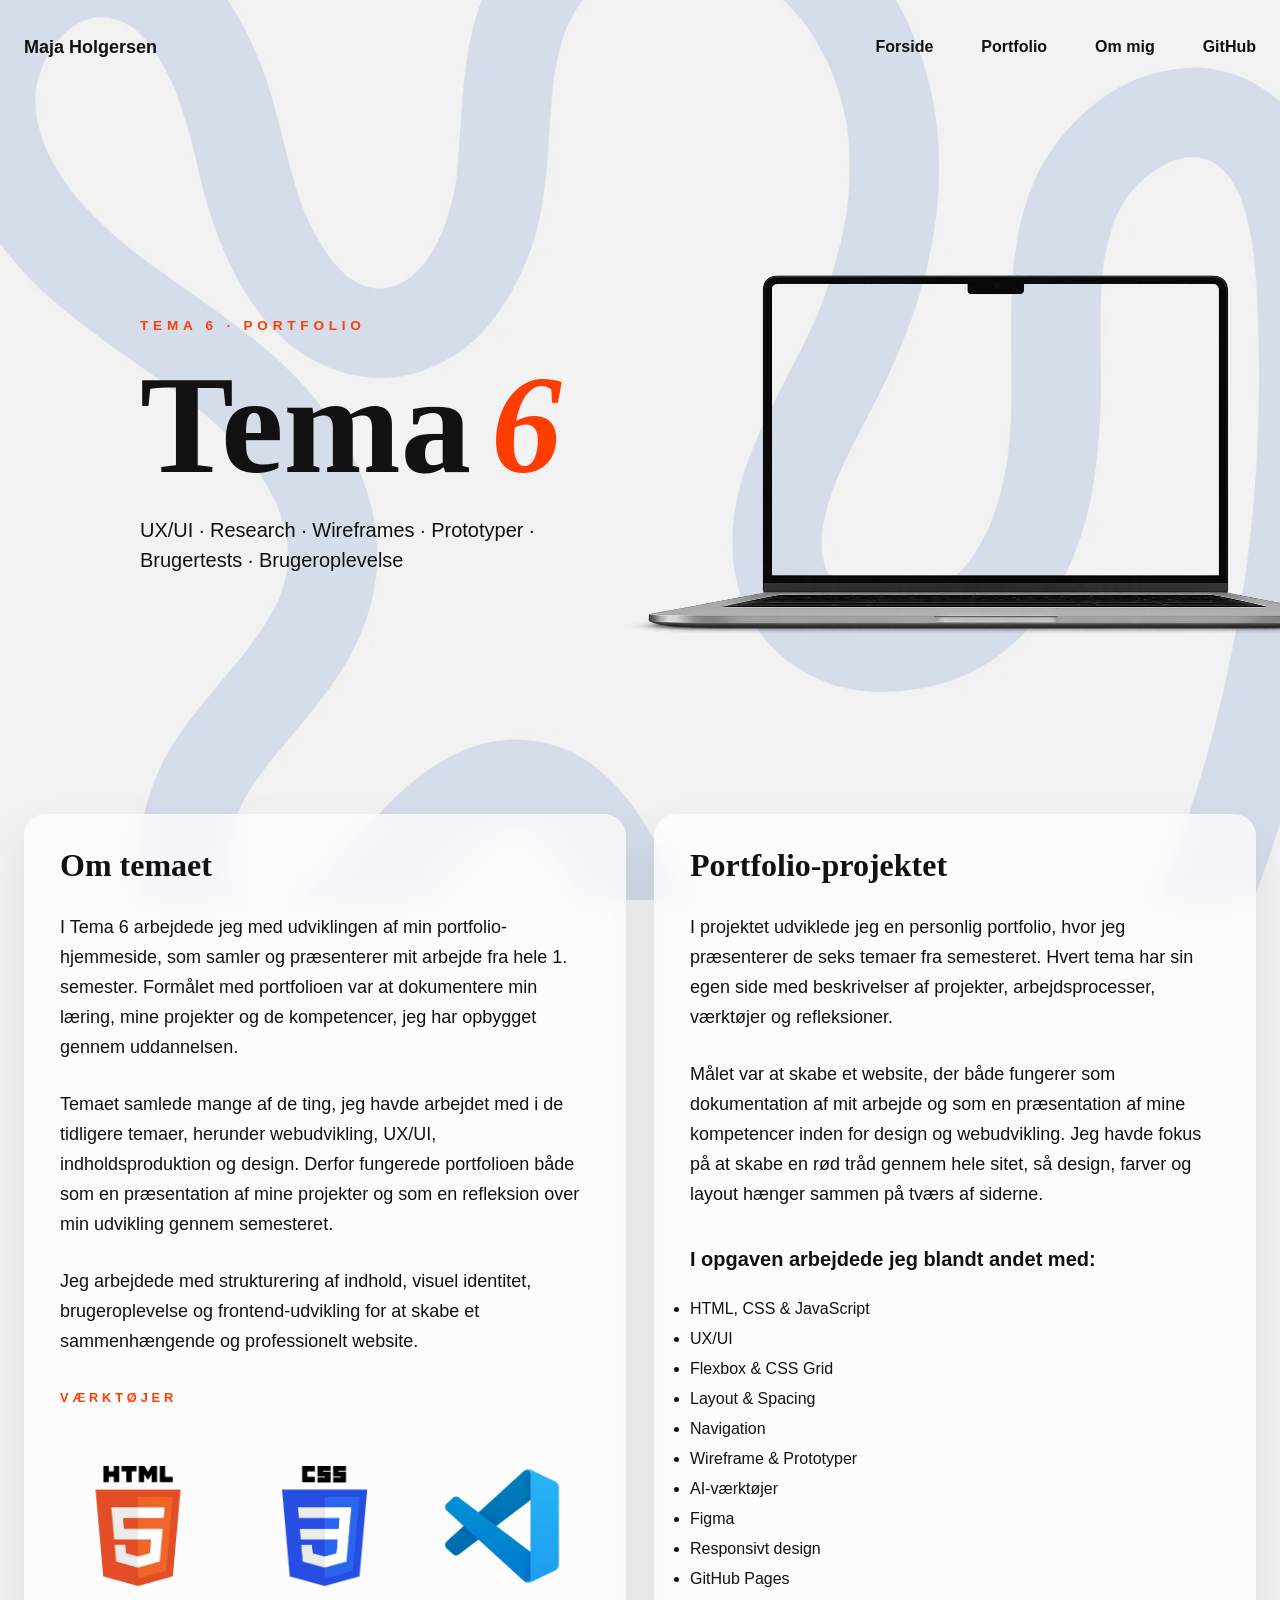
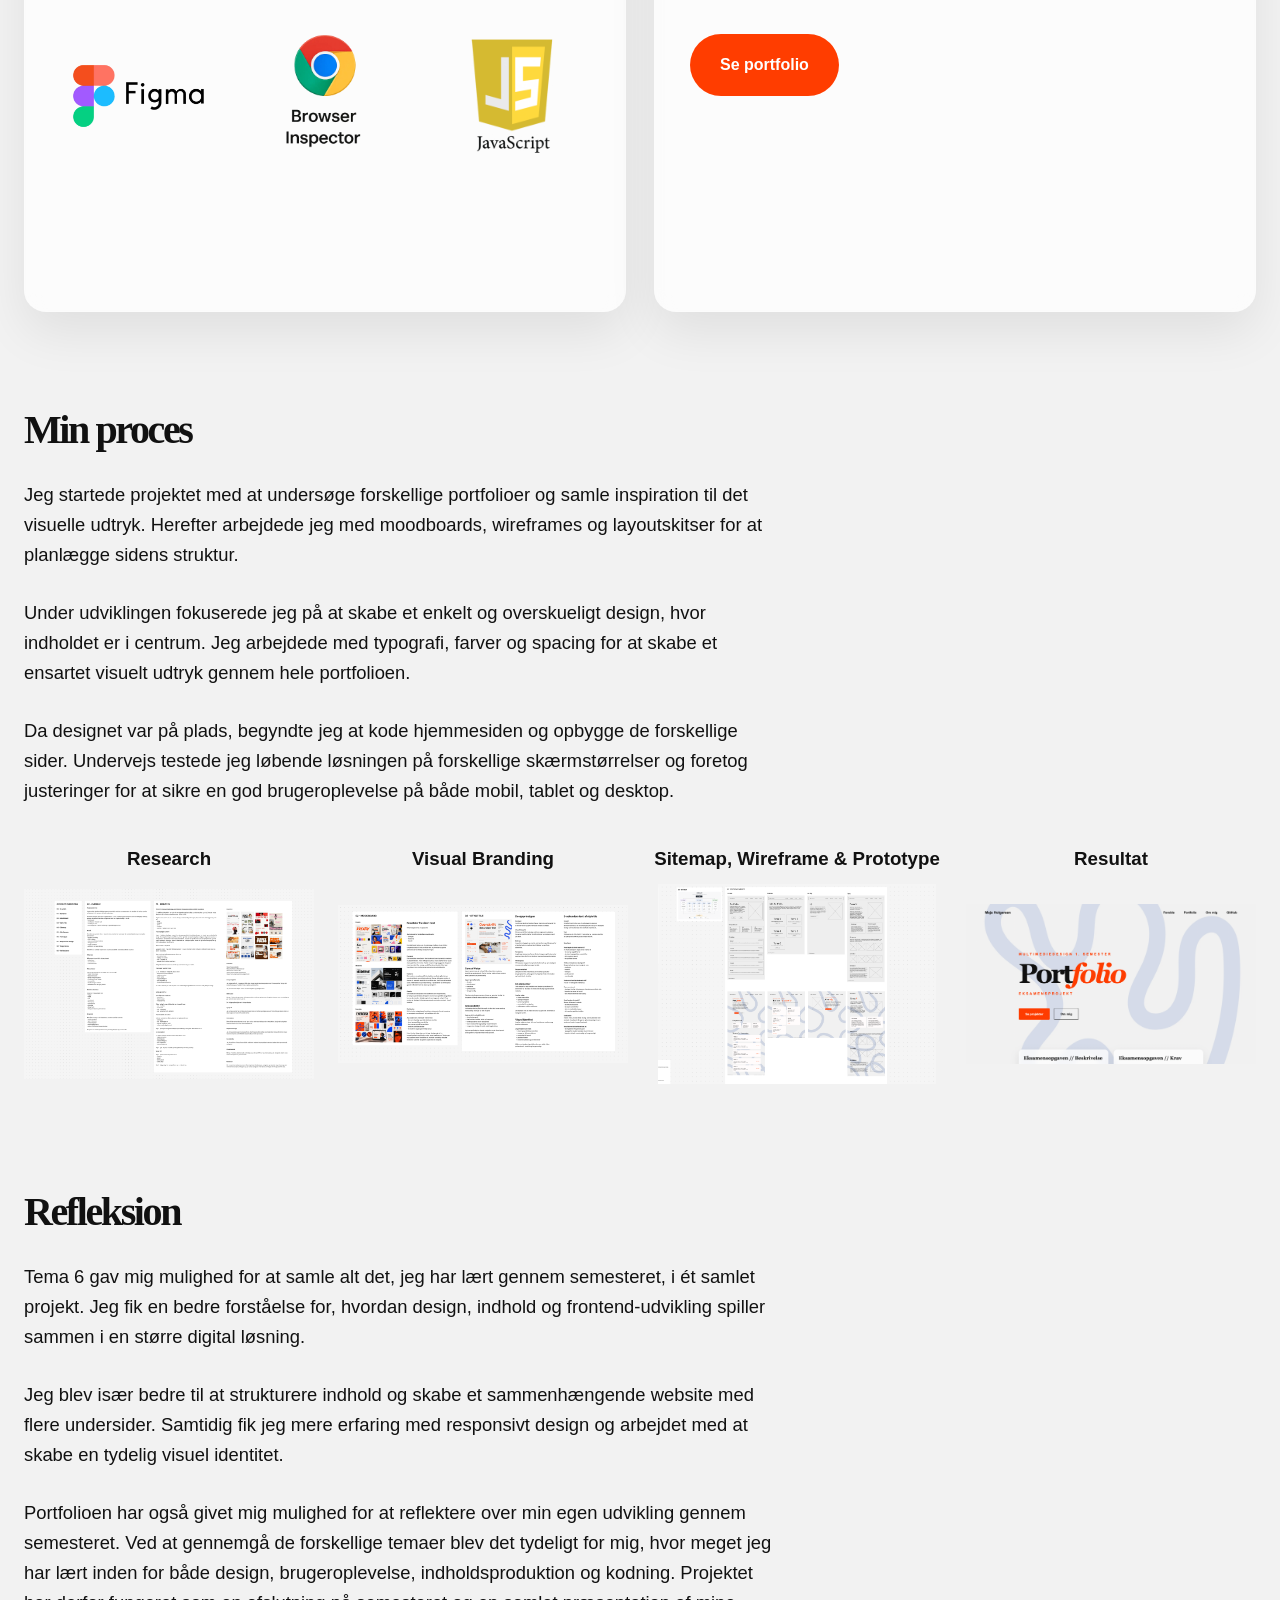
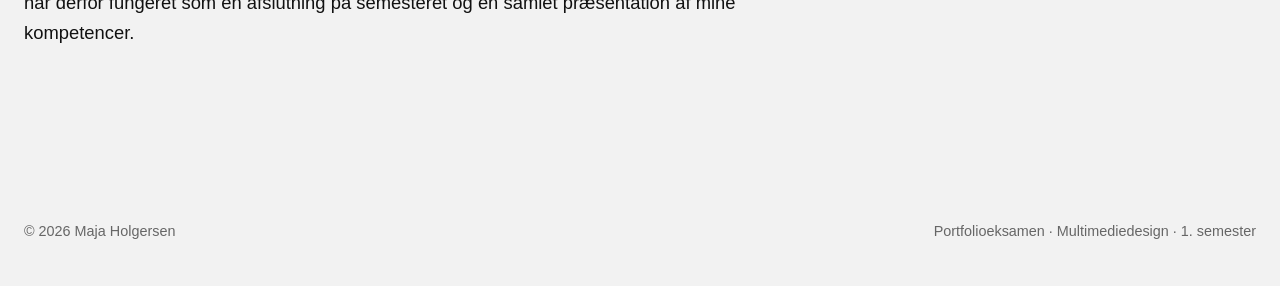
<file: tema6.html>
<!doctype html>
<html lang="da">
  <head>
    <meta charset="UTF-8" />
    <meta name="viewport" content="width=device-width, initial-scale=1.0" />
    <title>Tema 6</title>
    <link rel="stylesheet" href="css/tema.css" />
  </head>

  <body>
    <header>
      <nav>
        <a href="index.html">Maja Holgersen</a>

        <ul>
          <li><a href="index.html">Forside</a></li>
          <li><a href="portfolio.html">Portfolio</a></li>
          <li><a href="ommig.html">Om mig</a></li>
          <li><a href="https://github.com/maho1005/Eksamen-Portfolio" target="_blank" rel="noopener noreferrer">GitHub</a></li>
        </ul>
      </nav>
    </header>

    <main>
      <section class="tema-hero">
        <div class="tema-content">
          <p>Tema 6 · Portfolio</p>

          <h1>Tema <span>6</span></h1>

          <p>UX/UI · Research · Wireframes · Prototyper · Brugertests · Brugeroplevelse</p>
        </div>

        <div class="laptop-wrapper">
          <video autoplay muted loop playsinline>
            <source src="videos/tema6video.mp4" type="video/mp4" />
          </video>
          <img src="images/pc.webp" alt="Laptop frame" />
        </div>
      </section>

      <section class="info-grid">
        <article>
          <h2>Om temaet</h2>

          <p>
            I Tema 6 arbejdede jeg med udviklingen af min portfolio-hjemmeside, som samler og præsenterer mit arbejde fra hele 1. semester. Formålet med portfolioen var at dokumentere min læring, mine projekter og de kompetencer, jeg har opbygget
            gennem uddannelsen.
          </p>
          <p>
            Temaet samlede mange af de ting, jeg havde arbejdet med i de tidligere temaer, herunder webudvikling, UX/UI, indholdsproduktion og design. Derfor fungerede portfolioen både som en præsentation af mine projekter og som en refleksion over
            min udvikling gennem semesteret.
          </p>

          <p>Jeg arbejdede med strukturering af indhold, visuel identitet, brugeroplevelse og frontend-udvikling for at skabe et sammenhængende og professionelt website.</p>

          <section class="tools-section">
            <p>Værktøjer</p>

            <div class="tools-grid">
              <img src="images/html.webp" alt="Værktøj 1" />
              <img src="images/css.webp" alt="Værktøj 2" />
              <img class="vaerktoj3" src="images/vsc.webp" alt="Værktøj 3" />
              <img src="images/figma.webp" alt="Værktøj 4" />
              <img class="vaerktoj5" src="images/bi.webp" alt="Værktøj 5" />
              <img src="images/js.webp" alt="Værktøj 6" />
            </div>
          </section>
        </article>

        <article>
          <h2>Portfolio-projektet</h2>

          <p>I projektet udviklede jeg en personlig portfolio, hvor jeg præsenterer de seks temaer fra semesteret. Hvert tema har sin egen side med beskrivelser af projekter, arbejdsprocesser, værktøjer og refleksioner.</p>

          <p>
            Målet var at skabe et website, der både fungerer som dokumentation af mit arbejde og som en præsentation af mine kompetencer inden for design og webudvikling. Jeg havde fokus på at skabe en rød tråd gennem hele sitet, så design, farver og
            layout hænger sammen på tværs af siderne.
          </p>

          <h3>I opgaven arbejdede jeg blandt andet med:</h3>

          <ul>
            <li>HTML, CSS & JavaScript</li>
            <li>UX/UI</li>
            <li>Flexbox & CSS Grid</li>
            <li>Layout & Spacing</li>
            <li>Navigation</li>
            <li>Wireframe & Prototyper</li>
            <li>AI-værktøjer</li>
            <li>Figma</li>
            <li>Responsivt design</li>
            <li>GitHub Pages</li>
          </ul>

          <a href="index.html">Se portfolio</a>
        </article>
      </section>

      <section class="process-section">
        <h2>Min proces</h2>

        <p>Jeg startede projektet med at undersøge forskellige portfolioer og samle inspiration til det visuelle udtryk. Herefter arbejdede jeg med moodboards, wireframes og layoutskitser for at planlægge sidens struktur.</p>

        <p>Under udviklingen fokuserede jeg på at skabe et enkelt og overskueligt design, hvor indholdet er i centrum. Jeg arbejdede med typografi, farver og spacing for at skabe et ensartet visuelt udtryk gennem hele portfolioen.</p>

        <p>
          Da designet var på plads, begyndte jeg at kode hjemmesiden og opbygge de forskellige sider. Undervejs testede jeg løbende løsningen på forskellige skærmstørrelser og foretog justeringer for at sikre en god brugeroplevelse på både mobil,
          tablet og desktop.
        </p>

        <div class="process-gallery">
          <section class="sektion1">
            <h3>Research</h3>
            <img src="images/tema6/tema6proces1.webp" alt="Research" />
          </section>
          <section class="sektion2">
            <h3>Visual Branding</h3>
            <img src="images/tema6/tema6proces2.webp" alt="Visual Branding" />
          </section>
          <section class="sektion3">
            <h3>Sitemap, Wireframe & Prototype</h3>
            <img src="images/tema6/tema6proces3.webp" alt="Sitemap, Wireframe & Prototype" />
          </section>
          <section class="sektion4">
            <h3>Resultat</h3>
            <img src="images/tema6/tema6proces4.webp" alt="Resultat" />
          </section>
        </div>
      </section>

      <section class="reflection">
        <h2>Refleksion</h2>

        <p>Tema 6 gav mig mulighed for at samle alt det, jeg har lært gennem semesteret, i ét samlet projekt. Jeg fik en bedre forståelse for, hvordan design, indhold og frontend-udvikling spiller sammen i en større digital løsning.</p>

        <p>Jeg blev især bedre til at strukturere indhold og skabe et sammenhængende website med flere undersider. Samtidig fik jeg mere erfaring med responsivt design og arbejdet med at skabe en tydelig visuel identitet.</p>

        <p>
          Portfolioen har også givet mig mulighed for at reflektere over min egen udvikling gennem semesteret. Ved at gennemgå de forskellige temaer blev det tydeligt for mig, hvor meget jeg har lært inden for både design, brugeroplevelse,
          indholdsproduktion og kodning. Projektet har derfor fungeret som en afslutning på semesteret og en samlet præsentation af mine kompetencer.
        </p>
      </section>
    </main>

    <footer>
      <p>© 2026 Maja Holgersen</p>
      <p>Portfolioeksamen · Multimediedesign · 1. semester</p>
    </footer>
  </body>
</html>
</file>
<file: css/index.css>
* {
  box-sizing: border-box;
  margin: 0;
  padding: 0;
}

body {
  background: #f2f2f2;
  color: #111;
  font-family: Arial, sans-serif;
  line-height: 1.5;
  overflow-x: hidden;
}

main {
  margin: auto;
  max-width: 1000px;
}

/* BAGGRUNDSMØNSTER */
body::before {
  content: "";
  position: fixed;
  inset: 0;
  background-image: url("../images/monster.webp");
  background-size: cover;
  background-position: center;
  background-repeat: no-repeat;
  opacity: 0.22;
  z-index: -1;
  pointer-events: none;
}

a {
  color: inherit;
  text-decoration: none;
}

header,
section,
footer {
  width: min(100% - 48px, 1300px);
  margin: 0 auto;
}

/* NAV */
nav {
  padding: 32px 0;
  display: flex;
  justify-content: space-between;
  align-items: center;
}

nav > a {
  font-weight: 800;
  font-size: 18px;
}

nav ul {
  list-style: none;
  display: flex;
  gap: 48px;
  font-weight: 700;
}

nav a:hover {
  color: #ff3d00;
}

/* HERO */
.hero {
  min-height: 70vh;
  display: grid;
  grid-template-columns: 1.1fr 0.9fr;
  align-items: center;
  gap: 60px;
  padding: 80px 0 40px;
}

.hero-text p {
  color: #ff3d00;
  font-weight: 900;
  text-transform: uppercase;
  letter-spacing: 0.35em;
  margin-bottom: 26px;
  font-size: 18px;
  margin-top: 32px;
}

h1 {
  font-size: 140px;
  line-height: 0.85;
  letter-spacing: -0.08em;
  font-family: Georgia, serif;
  font-weight: 700;
}

h1 span {
  color: #ff3d00;
  font-style: italic;
}

.hero-text a {
  display: inline-block;
  margin-top: 36px;
  margin-right: 18px;
  padding: 16px 32px;
  border: 1.5px solid #111;
  border-radius: 4px;
  font-weight: 800;
  transition: 0.3s;
}

.hero-text a:first-of-type {
  background: #ff3d00;
  color: white;
  border-color: #ff3d00;
}

.hero-text a:hover {
  transform: translateY(-3px);
  box-shadow: 6px 6px 0 #111;
}

/* HØJRE VISUEL SIDE */
.hero-visual {
  display: flex;
  justify-content: center;
  align-items: center;
}

.hero-visual > div {
  position: relative;
  width: 420px;
  height: 500px;
}

.hero-visual div div {
  position: absolute;
  width: 260px;
  height: 320px;
  padding: 10px;
  display: grid;
  place-items: center;
  text-align: center;
}

.hero-visual div div:nth-child(1) {
  right: 50px;
  top: 0;
}

.hero-visual div div:nth-child(2) {
  left: 0;
  top: 170px;
}

.hero-visual div div:nth-child(3) {
  right: 0;
  bottom: 0;
  width: 230px;
  height: 120px;
}

.hero-visual img {
  width: 140%;
  height: 100%;
  object-fit: contain;
  display: block;
}

/* GRID */

.opgave-grid {
  display: grid;
  grid-template-columns: 1fr 1fr;
  gap: 28px;
  padding-bottom: 100px;
  margin-bottom: -60px;
}

.opgave-grid h2,
.opgave-grid2 h2 {
  font-size: 24px;
  margin-bottom: 20px;
  font-family: Georgia, serif;
}

.opgave-grid p,
.opgave-grid2 p {
  font-size: 18px;
  padding-top: 12px;
}

.opgave-grid2 {
  gap: 28px;
  padding-bottom: 100px;
  margin-bottom: -60px;
}

.opgave-grid li {
  font-size: 18px;
  padding-bottom: 10px;
}

.opgave-grid ul {
  padding-left: 15px;
}

.opgave-grid2

/* SECTIONS */
section:not(.hero) {
  padding: 70px 0;
}

h2 {
  color: #111;
  font-family: Georgia, serif;
  font-size: 50px;
  margin-bottom: 32px;
}

article {
  background: rgba(255, 255, 255, 0.78);
  border-radius: 18px;
  padding: 26px;
  margin-bottom: 22px;
  box-shadow: 0 18px 45px rgba(0, 0, 0, 0.08);
  backdrop-filter: blur(10px);
}

article h3 {
  font-size: 22px;
  margin-bottom: 12px;
}

article > p:first-child {
  color: #ff3d00;
  font-weight: 900;
}

article a {
  display: inline-block;
  margin-top: 20px;
  color: #ff3d00;
  font-weight: 900;
}

/* TEMA-KORT */

.tema-kort {
  display: flex;
  justify-content: space-between;
  align-items: center;
  gap: 40px;
}

.tema-info {
  flex: 1;
}

.tema-kort h3 {
  font-size: 32px;
  margin-bottom: 12px;
  font-family: Georgia, serif;
}

.tema-kort p {
  margin: 0;
}

.tema-kort a {
  margin-top: 0;
  padding: 14px 28px;
  border: 1.5px solid #111;
  border-radius: 4px;
  font-weight: 800;
  color: #111;
  flex-shrink: 0;
  transition: 0.3s;
}

.tema-kort a:hover {
  transform: translateY(-3px);
  box-shadow: 6px 6px 0 #111;
}

/* FOOTER */
footer {
  padding: 40px 0;
  display: flex;
  justify-content: space-between;
  color: #555;
  font-size: 14px;
}

/* RESPONSIVE */
@media (max-width: 900px) {
  main {
    max-width: 100%;
  }

  nav {
    gap: 24px;
  }

  nav ul {
    gap: 22px;
  }

  .hero {
    grid-template-columns: 1fr;
    min-height: auto;
    padding: 60px 0 40px;
  }

  .opgave-grid {
    grid-template-columns: 1fr;
    padding-bottom: 60px;
    margin-bottom: 0;
  }

  .tema-kort {
    flex-direction: column;
    align-items: flex-start;
    gap: 20px;
  }

  .tema-kort a {
    width: 100%;
    text-align: center;
  }

  h2 {
    font-size: 38px;
  }
}

@media (max-width: 600px) {
  header,
  section,
  footer {
    width: min(100% - 28px, 1300px);
  }

  nav {
    flex-direction: column;
    align-items: flex-start;
    padding: 24px 0;
  }

  nav ul {
    flex-direction: column;
    gap: 12px;
  }

  .hero {
    padding: 40px 0 30px;
  }

  .hero-text p {
    font-size: 13px;
    letter-spacing: 0.18em;
    margin-top: 20px;
    margin-bottom: 18px;
  }

  h1 {
    font-size: 100px;
    letter-spacing: -0.06em;
  }

  .hero-text a {
    width: 100%;
    text-align: center;
    margin-right: 0;
    margin-top: 18px;
    padding: 14px 20px;
  }

  section:not(.hero) {
    padding: 45px 0;
  }

  h2 {
    font-size: 31px;
  }

  article {
    padding: 20px;
  }

  .opgave-grid p,
  .opgave-grid li {
    font-size: 16px;
  }

  .tema-kort h3 {
    font-size: 26px;
  }

  footer {
    flex-direction: column;
    gap: 8px;
    text-align: left;
  }
}
</file>
<file: css/ommig.css>
* {
  box-sizing: border-box;
  margin: 0;
  padding: 0;
}

body {
  background: #f2f2f2;
  color: #111;
  font-family: Arial, sans-serif;
  line-height: 30px;
  overflow-x: hidden;
}

main {
  margin: auto;
  max-width: 1000px;
}

/* BAGGRUNDSMØNSTER */
body::before {
  content: "";
  position: fixed;
  inset: 0;
  background-image: url("../images/monster.webp");
  background-size: cover;
  background-position: center;
  background-repeat: no-repeat;
  opacity: 0.22;
  z-index: -1;
  pointer-events: none;
}

a {
  color: inherit;
  text-decoration: none;
}

header,
section,
footer {
  width: min(100% - 48px, 1300px);
  margin: 0 auto;
}

/* GENERELT */
a {
  color: inherit;
  text-decoration: none;
}

header,
main,
footer {
  width: min(100% - 48px, 1300px);
  margin: 0 auto;
}

/* NAV */
nav {
  padding: 32px 0;
  display: flex;
  justify-content: space-between;
  align-items: center;
}

nav > a {
  font-weight: 800;
  font-size: 18px;
}

nav ul {
  list-style: none;
  display: flex;
  gap: 48px;
  font-weight: 700;
}

nav a:hover {
  color: #ff3d00;
}

/* HERO */
.about-hero {
  min-height: 75vh;
  display: grid;
  grid-template-columns: 0.9fr 1.1fr;
  gap: 70px;
  align-items: center;
  padding: 40px 0;
}

.about-image {
  position: relative;
}

.about-image img {
  width: 110%;
  max-height: 500px;
  object-fit: contain;
  border-radius: 8%;
}

.about-content > p:first-child {
  color: #ff3d00;
  text-transform: uppercase;
  letter-spacing: 1.5px;
  font-size: 20px;
  font-weight: 900;
  margin-bottom: 26px;
}

.about-content h1 {
  font-size: 55px;
  line-height: 60px;
  letter-spacing: 1px;
  font-family: Georgia, serif;
  margin-bottom: 32px;
}

.about-content h1 span {
  color: #ff3d00;
  font-style: italic;
}

.about-content p {
  max-width: 620px;
  font-size: 18px;
  margin-bottom: 22px;
}

.about-content a {
  display: inline-block;
  margin-top: 20px;
  padding: 16px 30px;
  background: #ff3d00;
  color: white;
  border-radius: 4px;
  font-weight: 900;
}

.about-box {
  background: rgba(255, 255, 255, 0.75);
  border-radius: 20px;
  padding: 40px;
  margin-bottom: 40px;
  backdrop-filter: blur(10px);
  box-shadow: 0 20px 50px rgba(0, 0, 0, 0.08);
}

.about-box h2 {
  font-size: 30px;
  margin-bottom: 20px;
  font-family: Georgia, serif;
}

.about-box p,
.about-box li {
  font-size: 18px;
  padding-bottom: 16px;
}
.dropdown-btn {
  background: #ff3d00;
  color: white;
  border: none;
  padding: 16px 30px;
  border-radius: 4px;
  font-weight: 900;
  cursor: pointer;
}

.dropdown-content {
  display: none;
  margin-top: 24px;
  padding-left: 24px;
  font-size: 18px;
}

.dropdown-content.show {
  display: block;
}
.about-gallery {
  display: grid;
  grid-template-columns: repeat(3, 1fr);
  gap: 28px;
  margin-bottom: 40px;
}

.about-gallery img {
  width: 100%;
  height: 300px;
  object-fit: cover;
  border-radius: 20px;
  box-shadow: 0 20px 50px rgba(0, 0, 0, 0.08);
}

.funfacts-header {
  display: flex;
  justify-content: space-between;
  align-items: center;
}

.dropdown-btn {
  background: none;
  border: none;
  color: #ff3d00;
  font-size: 40px;
  font-weight: bold;
  cursor: pointer;
  line-height: 1.2px;
}

.dropdown-content {
  display: none;
  margin-top: 20px;
  padding-left: 25px;
}

.dropdown-content.show {
  display: block;
}

.dropdown-content li {
  margin-bottom: 10px;
  font-size: 18px;
}

.contact-box {
  background: rgba(255, 255, 255, 0.75);
  border-radius: 20px;
  padding: 40px;
  margin-bottom: 40px;
  backdrop-filter: blur(10px);
  box-shadow: 0 20px 50px rgba(0, 0, 0, 0.08);
}

.contact-box h2 {
  font-size: 30px;
  margin-bottom: 20px;
  font-family: Georgia, serif;
}

.contact-box p {
  font-size: 18px;
  margin-bottom: 24px;
}

.contact-links {
  display: flex;
  gap: 18px;
  flex-wrap: wrap;
}

.contact-links a {
  display: inline-block;
  padding: 14px 26px;
  background: #ff3d00;
  color: white;
  border-radius: 4px;
  font-weight: 900;
}

/* RESPONSIVE */
@media (max-width: 900px) {
  main {
    max-width: 100%;
  }

  .about-hero {
    grid-template-columns: 1fr;
    gap: 35px;
    min-height: auto;
    padding: 50px 0;
  }

  .about-image img {
    width: 100%;
    max-height: 520px;
  }

  .about-gallery {
    grid-template-columns: 1fr 1fr;
  }
}

@media (max-width: 600px) {
  header,
  main,
  section,
  footer {
    width: min(100% - 28px, 1300px);
  }

  nav {
    flex-direction: column;
    align-items: flex-start;
    gap: 18px;
    padding: 24px 0;
  }

  nav ul {
    flex-direction: column;
    gap: 12px;
  }

  .about-hero {
    padding: 35px 0;
  }

  .about-content h1 {
    font-size: 46px;
    line-height: 30px;
  }

  .about-content p,
  .about-box p,
  .about-box li,
  .dropdown-content li {
    font-size: 16px;
  }

  .about-box {
    padding: 24px;
  }

  .about-box h2 {
    font-size: 30px;
  }

  .about-gallery {
    grid-template-columns: 1fr;
  }

  .about-gallery img {
    height: 320px;
  }

  footer {
    flex-direction: column;
    gap: 8px;
  }
}
</file>
<file: css/portfolio.css>
* {
  box-sizing: border-box;
  margin: 0;
  padding: 0;
}

body {
  background: #f2f2f2;
  color: #111;
  font-family: Arial, sans-serif;
  line-height: 30px;
  overflow-x: hidden;
  position: relative;
}

/* BAGGRUNDSMØNSTER */
body::before {
  content: "";
  position: fixed;
  inset: 0;
  background-image: url("../images/monster.webp");
  background-size: cover;
  background-position: center;
  background-repeat: no-repeat;
  opacity: 0.22;
  z-index: -1;
  pointer-events: none;
}

a {
  color: inherit;
  text-decoration: none;
}

header,
section,
footer {
  width: min(100% - 48px, 1300px);
  margin: 0 auto;
}

/* GENERELT */
a {
  color: inherit;
  text-decoration: none;
}

main {
  margin: auto;
  max-width: 1000px;
}

/* NAV */
nav {
  padding: 32px 0;
  display: flex;
  justify-content: space-between;
  align-items: center;
}

nav > a {
  font-weight: 800;
  font-size: 18px;
}

nav ul {
  list-style: none;
  display: flex;
  gap: 48px;
  font-weight: 700;
}

nav a:hover {
  color: #ff3d00;
}

/* HERO */
.portfolio-hero {
  min-height: 55vh;
  display: flex;
  flex-direction: column;
  justify-content: center;
  padding: 90px 0 40px;
}

.portfolio-hero > p:first-child {
  color: #ff3d00;
  text-transform: uppercase;
  letter-spacing: 1.2px;
  font-size: 14px;
  font-weight: 900;
  margin-bottom: 26px;
}

.portfolio-hero h1 {
  font-size: 90px;
  line-height: 100px;
  font-family: Georgia, serif;
  font-weight: 700;
}

.portfolio-hero h1 span {
  color: #ff3d00;
  font-style: italic;
}

.portfolio-hero > p:last-child {
  max-width: 700px;
  margin-top: 32px;
  font-size: 20px;
}

/* GRID */
.portfolio-grid {
  display: grid;
  grid-template-columns: repeat(2, 1fr);
  gap: 28px;
  padding-bottom: 100px;
}

/* CARDS */
.portfolio-grid article {
  background: rgba(255, 255, 255, 0.75);
  border-radius: 20px;
  padding: 30px;
  min-height: 200px;
  display: flex;
  flex-direction: column;
  justify-content: space-between;
  backdrop-filter: blur(10px);
  box-shadow: 0 20px 50px rgba(0, 0, 0, 0.08);
  transition: 0.25s ease;
}

.portfolio-grid article:hover {
  transform: translateY(-8px);
}

.portfolio-grid article > p:first-child {
  color: #ff3d00;
  font-weight: 900;
  font-size: 15px;
  letter-spacing: 1.5px;
}

.portfolio-grid h2 {
  font-size: 50px;
  padding-bottom: 10px;
  letter-spacing: 1.1px;
  font-family: Georgia, serif;
}

.portfolio-grid article p {
  max-width: 90%;
}

.portfolio-grid article a {
  color: #ff3d00;
  font-weight: 900;
  font-size: 15px;
  transition: 0.2s ease;
}

.portfolio-grid article a:hover {
  transform: translateX(4px);
}

/* FOOTER */
footer {
  padding: 40px 0;
  display: flex;
  justify-content: space-between;
  color: #666;
  font-size: 14px;
}

/* RESPONSIVE */
@media (max-width: 950px) {
  main {
    max-width: 100%;
  }

  .portfolio-grid {
    grid-template-columns: 1fr;
    padding-bottom: 70px;
  }

  .portfolio-grid article {
    min-height: auto;
  }

  .portfolio-hero h1 {
    font-size: 72px;
  }
}

@media (max-width: 700px) {
  header,
  section,
  footer {
    width: min(100% - 28px, 1300px);
  }

  nav {
    flex-direction: column;
    align-items: flex-start;
    gap: 18px;
    padding: 24px 0;
  }

  nav ul {
    flex-direction: column;
    gap: 12px;
  }

  .portfolio-hero {
    min-height: auto;
    padding: 45px 0 35px;
  }

  .portfolio-hero > p:first-child {
    font-size: 13px;
    letter-spacing: 1.2px;
    margin-bottom: 18px;
  }

  .portfolio-hero h1 {
    font-size: 56px;
    line-height: 30px;
    letter-spacing: 1.2px;
  }

  .portfolio-hero > p:last-child {
    font-size: 16px;
    margin-top: 24px;
  }

  .portfolio-grid {
    gap: 22px;
    padding-bottom: 50px;
  }

  .portfolio-grid article {
    padding: 22px;
  }

  .portfolio-grid h2 {
    font-size: 36px;
  }

  .portfolio-grid article p {
    max-width: 100%;
  }

  footer {
    flex-direction: column;
    gap: 8px;
    text-align: left;
  }
}

@media (max-width: 400px) {
  .portfolio-hero h1 {
    font-size: 46px;
  }

  .portfolio-grid h2 {
    font-size: 31px;
  }
}

@media (max-width: 600px) {
  .contact-box {
    padding: 24px;
  }

  .contact-links {
    flex-direction: column;
  }

  .contact-links a {
    width: 100%;
    text-align: center;
  }
}
</file>
<file: css/tema.css>
* {
  box-sizing: border-box;
  margin: 0;
  padding: 0;
}

body {
  background: #f2f2f2;
  color: #111;
  font-family: Arial, sans-serif;
  line-height: 30px;
  overflow-x: hidden;
}

body::before {
  content: "";
  position: fixed;
  inset: 0;
  background-image: url("../images/monster.webp");
  background-size: cover;
  background-position: center;
  background-repeat: no-repeat;
  opacity: 0.22;
  z-index: -1;
  pointer-events: none;
}

a {
  color: inherit;
  text-decoration: none;
}

header,
main,
footer {
  width: min(100% - 48px, 1300px);
  margin: 0 auto;
}

/* NAV */
nav {
  padding: 32px 0;
  display: flex;
  justify-content: space-between;
  align-items: center;
}

nav > a {
  font-weight: 800;
  font-size: 18px;
}

nav ul {
  list-style: none;
  display: flex;
  gap: 48px;
  font-weight: 700;
}

nav a:hover {
  color: #ff3d00;
}

.tema-hero {
  min-height: 80vh;
  display: grid;
  grid-template-columns: 1fr 1fr;
  gap: 70px;
  align-items: center;
  padding: 90px 0;
  max-width: 1000px;
  margin: auto;
}

.tema-content > p:first-child {
  color: #ff3d00;
  text-transform: uppercase;
  letter-spacing: 0.35em;
  font-size: 13.6px;
  font-weight: 900;
  margin-bottom: 26px;
}

.tema-content h1 {
  display: flex;
  align-items: baseline;
  gap: 20px;
  font-size: clamp(80px, 11vw, 160px);
  line-height: 0.82;
  font-family: Georgia, serif;
  margin-bottom: 32px;
}

.tema-content h1 span {
  color: #ff3d00;
  font-style: italic;
}

.tema-content p {
  max-width: 620px;
  font-size: 20px;
  margin-bottom: 22px;
}

.laptop-wrapper {
  position: relative;
  width: min(120%, 1050px);
  margin: auto;
  margin-left: -70px;
}

.laptop-wrapper video {
  position: absolute;
  top: 16.5%;
  left: 30%;
  width: 80%;
  height: 60%;
  object-fit: cover;
  border-radius: 4px;
  overflow: hidden;
  z-index: 1;
}

.laptop-wrapper img {
  width: 140%;
  display: block;
  position: relative;
  z-index: 2;
}

.info-grid {
  display: grid;
  grid-template-columns: 1fr 1fr;
  gap: 28px;
  padding-bottom: 100px;
}

.info-grid article {
  background: rgba(255, 255, 255, 0.72);
  border-radius: 22px;
  padding: 36px;
  backdrop-filter: blur(10px);
  box-shadow: 0 20px 50px rgba(0, 0, 0, 0.08);
}

.info-grid h2 {
  font-size: 32px;
  margin-bottom: 20px;
  font-family: Georgia, serif;
}

.info-grid h3 {
  font-size: 20px;
  margin-top: 20px;
  margin-bottom: 20px;
}

.info-grid p {
  font-size: 18px;
  padding-top: 12px;
  padding-bottom: 15px;
}

.info-grid a {
  display: inline-block;
  margin-top: 40px;
  padding: 16px 30px;
  background: #ff3d00;
  color: white;
  border-radius: 999px;
  font-weight: 900;
}

.tools-grid {
  display: grid;
  grid-template-columns: repeat(3, 1fr);
  gap: 30px;
  margin-top: 38px;
}

.tools-section p {
  font-size: 45px;
}

.tools-grid img {
  width: 100%;
  height: 120px;
  object-fit: contain;
  border-radius: 22px;
  margin-bottom: 20px;
}

.vaerktoj3,
.vaerktoj6 {
  margin-left: -10px;
}

.vaerktoj5 {
  transform: scale(1.5);
}

.process-section,
.tools-section,
.reflection {
  padding-bottom: 100px;
}

.process-section > p:first-child,
.tools-section > p:first-child,
.reflection > p:first-child {
  color: #ff3d00;
  text-transform: uppercase;
  letter-spacing: 0.3em;
  font-size: 12.8px;
  font-weight: 900;
  margin-bottom: 24px;
}

.process-section h2,
.reflection h2 {
  font-size: 40px;
  line-height: 0.9;
  letter-spacing: -0.06em;
  font-family: Georgia, serif;
  margin-bottom: 32px;
}

.process-section p,
.reflection p {
  max-width: 760px;
  font-size: 18.4px;
  margin-bottom: 28px;
}

.process-gallery {
  display: grid;
  grid-template-columns: repeat(4, 1fr);
  gap: 24px;
  margin-top: 38px;
}

.process-gallery img {
  width: 100%;
  height: 200px;
  object-fit: contain;
}

.process-gallery h3 {
  text-align: center;
  margin-bottom: 10px;
}

footer {
  padding: 40px 0;
  display: flex;
  justify-content: space-between;
  color: #666;
  font-size: 14.4px;
}

/* RESPONSIVE */
@media (max-width: 950px) {
  header,
  main,
  footer {
    width: min(100% - 36px, 1300px);
  }

  .tema-hero,
  .info-grid {
    grid-template-columns: 1fr;
  }

  .tema-hero {
    min-height: auto;
    gap: 40px;
    padding: 70px 0;
  }

  .laptop-wrapper {
    width: min(100%, 700px);
    margin-left: 0;
  }

  .laptop-wrapper img {
    width: 100%;
  }

  .laptop-wrapper video {
    top: 16.5%;
    left: 21%;
    width: 60%;
    height: 60%;
  }

  .process-gallery,
  .tools-grid {
    grid-template-columns: 1fr 1fr;
  }

  .info-grid {
    padding-bottom: 70px;
  }
}

@media (max-width: 700px) {
  header,
  main,
  footer {
    width: min(100% - 28px, 1300px);
  }

  nav {
    flex-direction: column;
    align-items: flex-start;
    gap: 18px;
    padding: 24px 0;
  }

  nav ul {
    flex-direction: column;
    gap: 12px;
  }

  .tema-hero {
    padding: 45px 0;
    gap: 30px;
  }

  .tema-content > p:first-child {
    font-size: 13px;
    letter-spacing: 1.8px;
    margin-bottom: 18px;
  }

  .tema-content h1 {
    font-size: 64px;
    gap: 12px;
    margin-bottom: 24px;
  }

  .tema-content p {
    font-size: 16px;
  }

  .info-grid {
    gap: 22px;
    padding-bottom: 50px;
  }

  .info-grid article {
    padding: 22px;
  }

  .info-grid h2 {
    font-size: 30px;
  }

  .info-grid p,
  .info-grid li {
    font-size: 16px;
  }

  .tools-section p {
    font-size: 32px;
  }

  .tools-grid {
    grid-template-columns: 1fr;
    gap: 20px;
  }

  .tools-grid img {
    height: 100px;
  }

  .process-section,
  .tools-section,
  .reflection {
    padding-bottom: 60px;
  }

  .process-section h2,
  .reflection h2 {
    font-size: 34px;
  }

  .process-section p,
  .reflection p {
    font-size: 16px;
  }

  .process-gallery {
    grid-template-columns: 1fr;
  }

  .process-gallery img {
    height: auto;
    max-height: 300px;
  }

  footer {
    flex-direction: column;
    gap: 8px;
    text-align: left;
  }
}

@media (max-width: 400px) {
  .tema-content h1 {
    font-size: 52px;
  }

  .info-grid h2,
  .process-section h2,
  .reflection h2 {
    font-size: 28px;
  }
}
</file>
<file: css/tema5.css>
* {
  box-sizing: border-box;
  margin: 0;
  padding: 0;
}

body {
  background: #f2f2f2;
  color: #111;
  font-family: Arial, sans-serif;
  line-height: 1.5;
  overflow-x: hidden;
}

/* BAGGRUNDSMØNSTER */
body::before {
  content: "";
  position: fixed;
  inset: 0;
  background-image: url("../images/monster.webp");
  background-size: cover;
  background-position: center;
  background-repeat: no-repeat;
  opacity: 0.22;
  z-index: -1;
  pointer-events: none;
}

a {
  color: inherit;
  text-decoration: none;
}

header,
main,
footer {
  width: min(100% - 48px, 1300px);
  margin: 0 auto;
}

/* NAV */
nav {
  padding: 32px 0;
  display: flex;
  justify-content: space-between;
  align-items: center;
}

nav > a {
  font-size: 1.1rem;
  font-weight: 900;
}

nav ul {
  display: flex;
  list-style: none;
  gap: 48px;
}

nav ul li a {
  font-weight: 700;
}

nav ul li a:hover {
  color: #ff3d00;
}

/* HERO */
.tema-hero {
  min-height: 80vh;
  display: grid;
  grid-template-columns: 1fr 1fr;
  gap: 70px;
  align-items: center;
  padding: 90px 0;
  max-width: 1000px;
  margin: auto;
}

.tema-content > p:first-child {
  color: #ff3d00;
  text-transform: uppercase;
  letter-spacing: 0.35em;
  font-size: 0.85rem;
  font-weight: 900;
  margin-bottom: 26px;
}

.tema-content h1 {
  display: flex;
  align-items: baseline;
  gap: 20px;
  font-size: clamp(5rem, 11vw, 10rem);
  line-height: 0.82;
  font-family: Georgia, serif;
  margin-bottom: 32px;
}

.tema-content h1 span {
  color: #ff3d00;
  font-style: italic;
}

.tema-content p {
  max-width: 620px;
  font-size: 20px;
  margin-bottom: 22px;
}

/* COMPUTER MED VIDEO */
.laptop-wrapper {
  position: relative;
  width: min(120%, 1050px);
  margin: auto;
  margin-left: -70px;
}

.laptop-wrapper video {
  position: absolute;
  top: 16.5%;
  left: 30%;
  width: 80%;
  height: 60%;
  object-fit: cover;
  border-radius: 4px;
  overflow: hidden;
  z-index: 1;
}

.laptop-wrapper img {
  width: 140%;
  display: block;
  position: relative;
  z-index: 2;
}

/* INFO CARDS */
.info-grid {
  display: grid;
  grid-template-columns: 1fr 1fr;
  gap: 28px;
  padding-bottom: 100px;
}

.info-grid article {
  background: rgba(255, 255, 255, 0.72);
  border-radius: 22px;
  padding: 36px;
  backdrop-filter: blur(10px);
  box-shadow: 0 20px 50px rgba(0, 0, 0, 0.08);
}

.info-grid h2 {
  font-size: 2rem;
  margin-bottom: 20px;
  font-family: Georgia, serif;
}

.info-grid h3 {
  font-size: 20px;
  margin-top: 20px;
  margin-bottom: 20px;
}

.info-grid p {
  font-size: 18px;
  padding-top: 12px;
  padding-bottom: 15px;
}

.info-grid a {
  display: inline-block;
  margin-top: 40px;
  padding: 16px 30px;
  background: #ff3d00;
  color: white;
  border-radius: 999px;
  font-weight: 900;
}

.tools-grid {
  display: grid;
  grid-template-columns: repeat(3, 1fr);
  gap: 30px;
  margin-top: 38px;
}

.tools-section p {
  font-size: 45px;
}

.tools-grid img {
  width: 100%;
  height: 120px;
  object-fit: contain;
  border-radius: 22px;
  margin-bottom: 20px;
}

.vaerktoj3 .vaerktoj6 {
  margin-left: -10px;
}

.vaerktoj5 {
  transform: scale(1.5);
}

/* PROCESS */
.process-section,
.tools-section,
.reflection {
  padding-bottom: 100px;
}

.process-section > p:first-child,
.tools-section > p:first-child,
.reflection > p:first-child {
  color: #ff3d00;
  text-transform: uppercase;
  letter-spacing: 0.3em;
  font-size: 0.8rem;
  font-weight: 900;
  margin-bottom: 24px;
}

.process-section h2,
.reflection h2 {
  font-size: 40px;
  line-height: 0.9;
  letter-spacing: -0.06em;
  font-family: Georgia, serif;
  margin-bottom: 32px;
}

.process-section p,
.reflection p {
  max-width: 760px;
  font-size: 1.15rem;
  margin-bottom: 28px;
}

/* PROCESS GALLERY */
.process-gallery {
  display: grid;
  grid-template-columns: repeat(4, 1fr);
  gap: 24px;
  margin-top: 38px;
}

.process-gallery img {
  width: 100%;
  height: 200px;
  object-fit: contain;
}

.process-gallery h3 {
  text-align: center;
  margin-bottom: 10px;
}

/* FOOTER */
footer {
  padding: 40px 0;
  display: flex;
  justify-content: space-between;
  color: #666;
  font-size: 0.9rem;
}

/* RESPONSIVE */
@media (max-width: 950px) {
  .tema-hero,
  .info-grid {
    grid-template-columns: 1fr;
  }

  .process-gallery,
  .tools-grid {
    grid-template-columns: 1fr 1fr;
  }

  .laptop-wrapper {
    width: min(100%, 700px);
  }
}

@media (max-width: 700px) {
  header,
  main,
  footer {
    width: min(100% - 28px, 1300px);
  }

  nav {
    flex-direction: column;
    align-items: flex-start;
    gap: 18px;
  }

  nav ul {
    gap: 18px;
    flex-wrap: wrap;
  }

  .tema-hero {
    padding: 60px 0;
  }

  .tema-content h1 {
    font-size: 4.4rem;
  }

  .process-gallery,
  .tools-grid {
    grid-template-columns: 1fr;
  }

  .process-gallery img {
    height: 300px;
  }

  footer {
    flex-direction: column;
    gap: 8px;
  }
}
</file>
